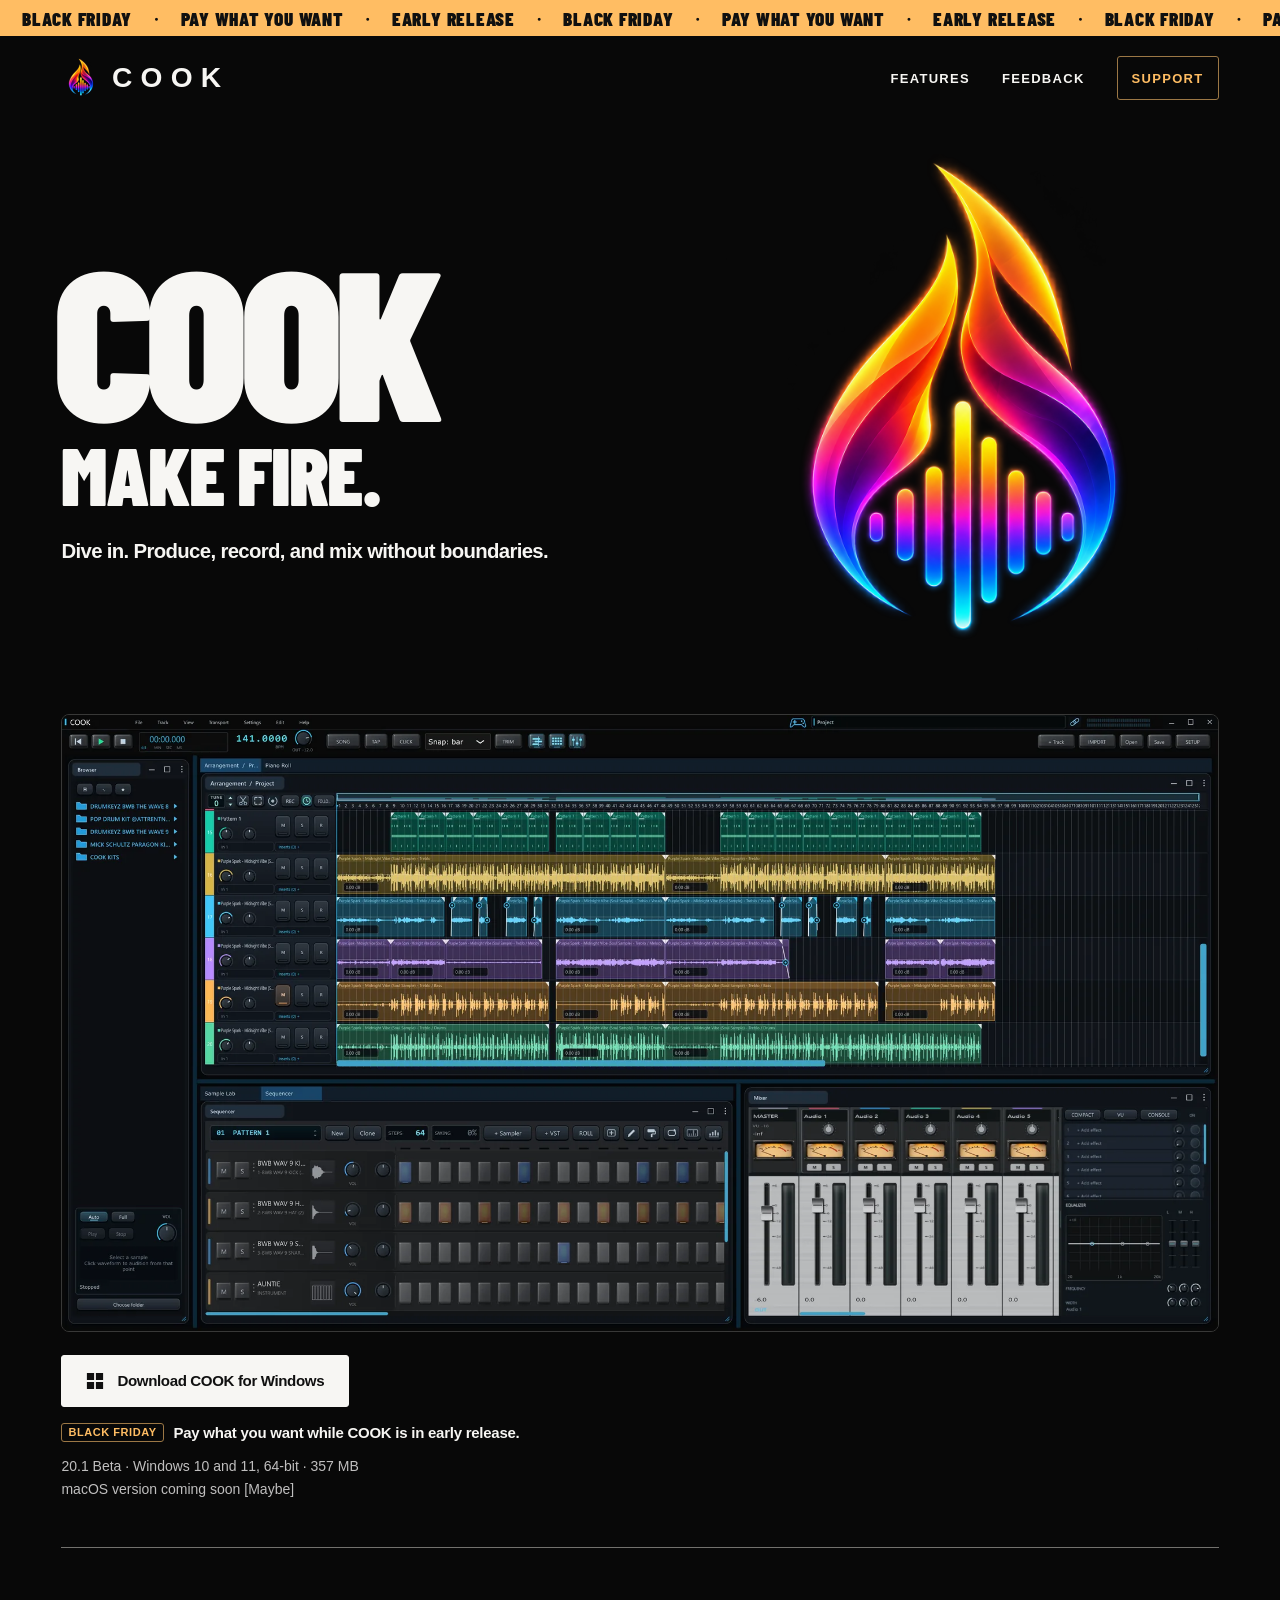
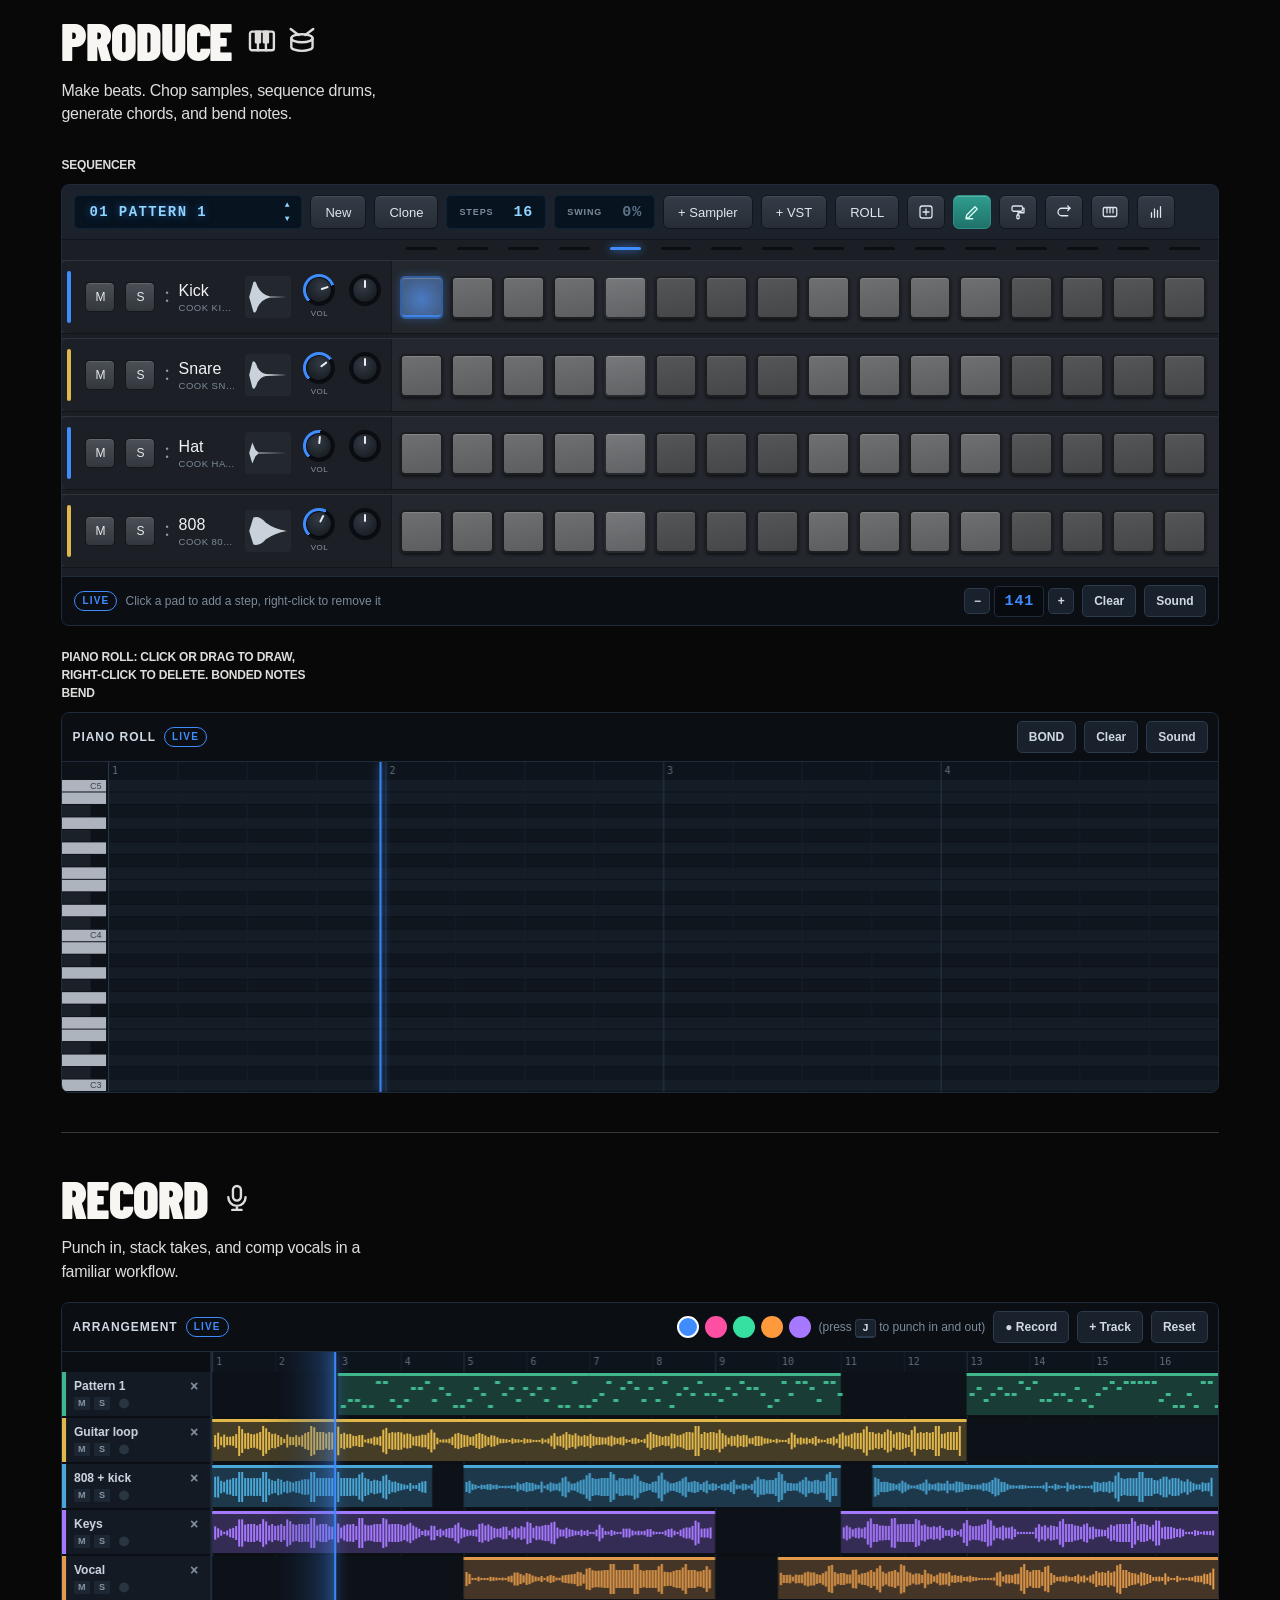
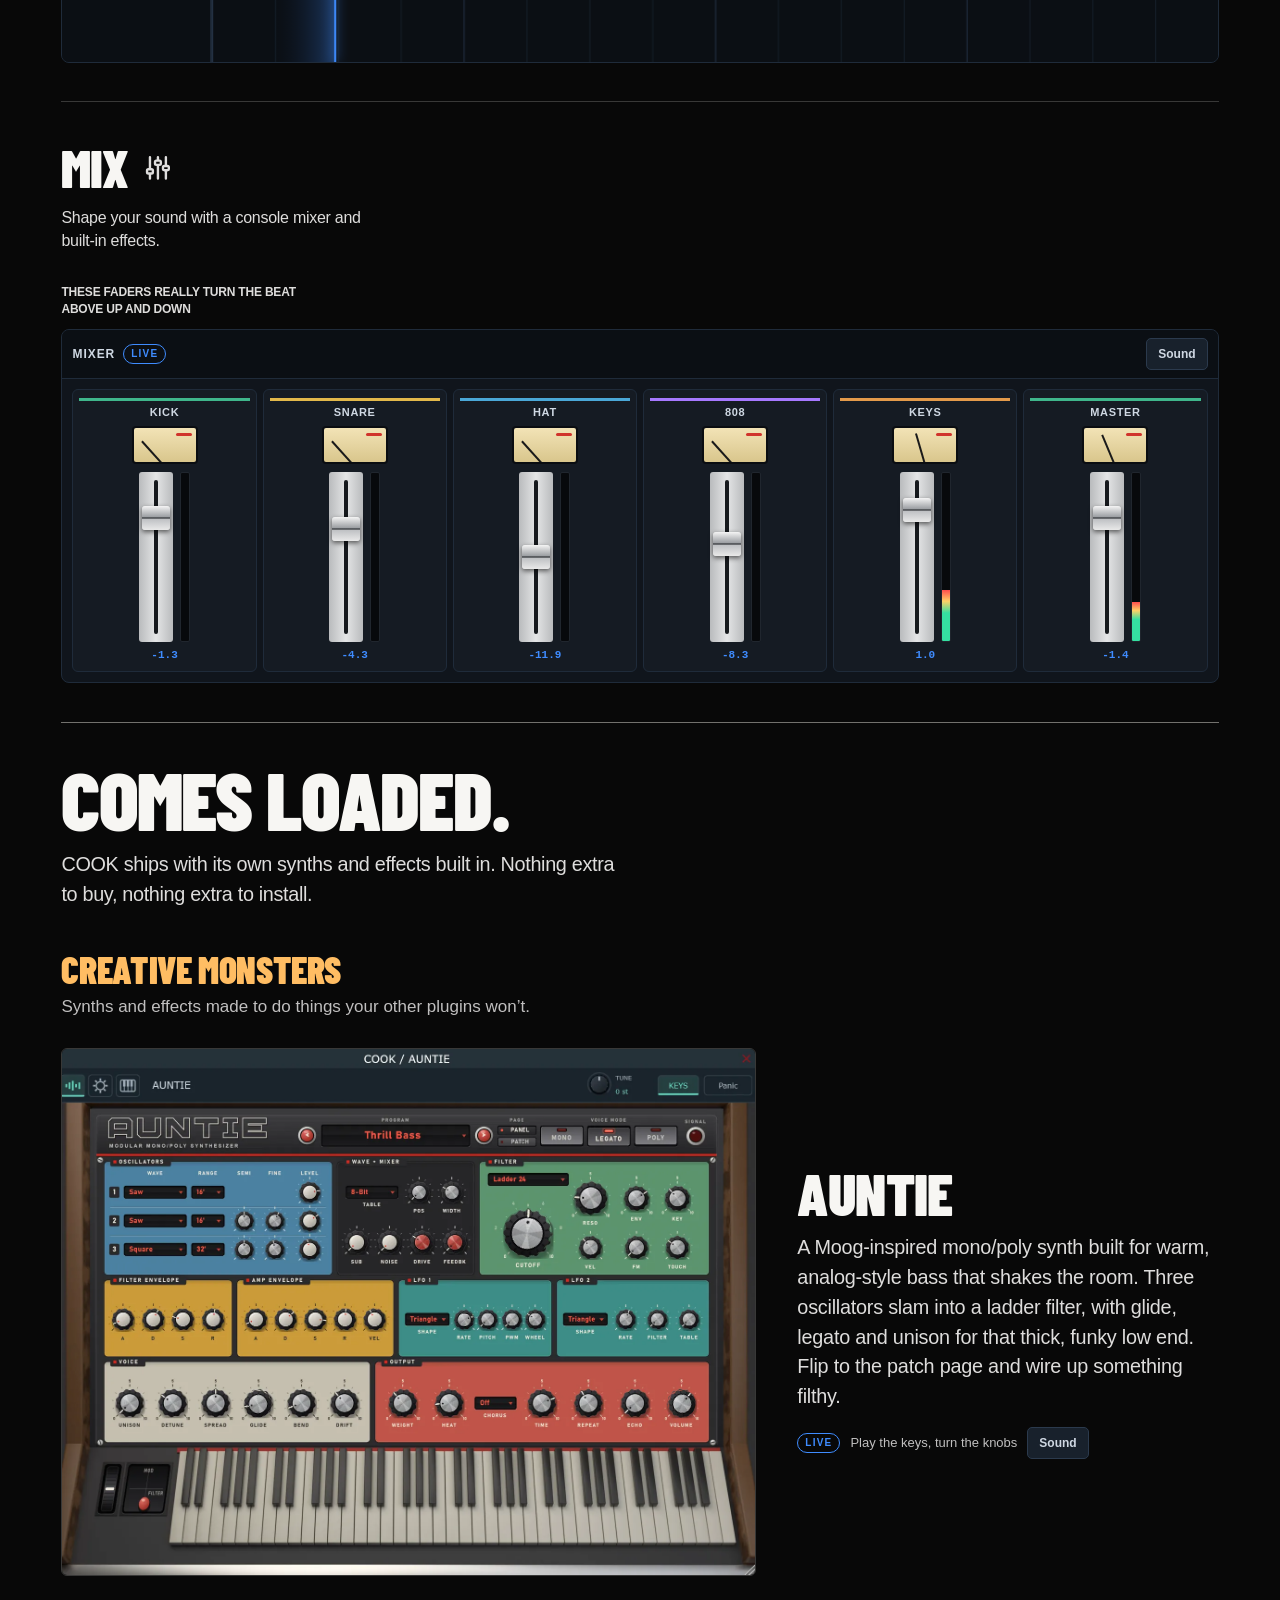
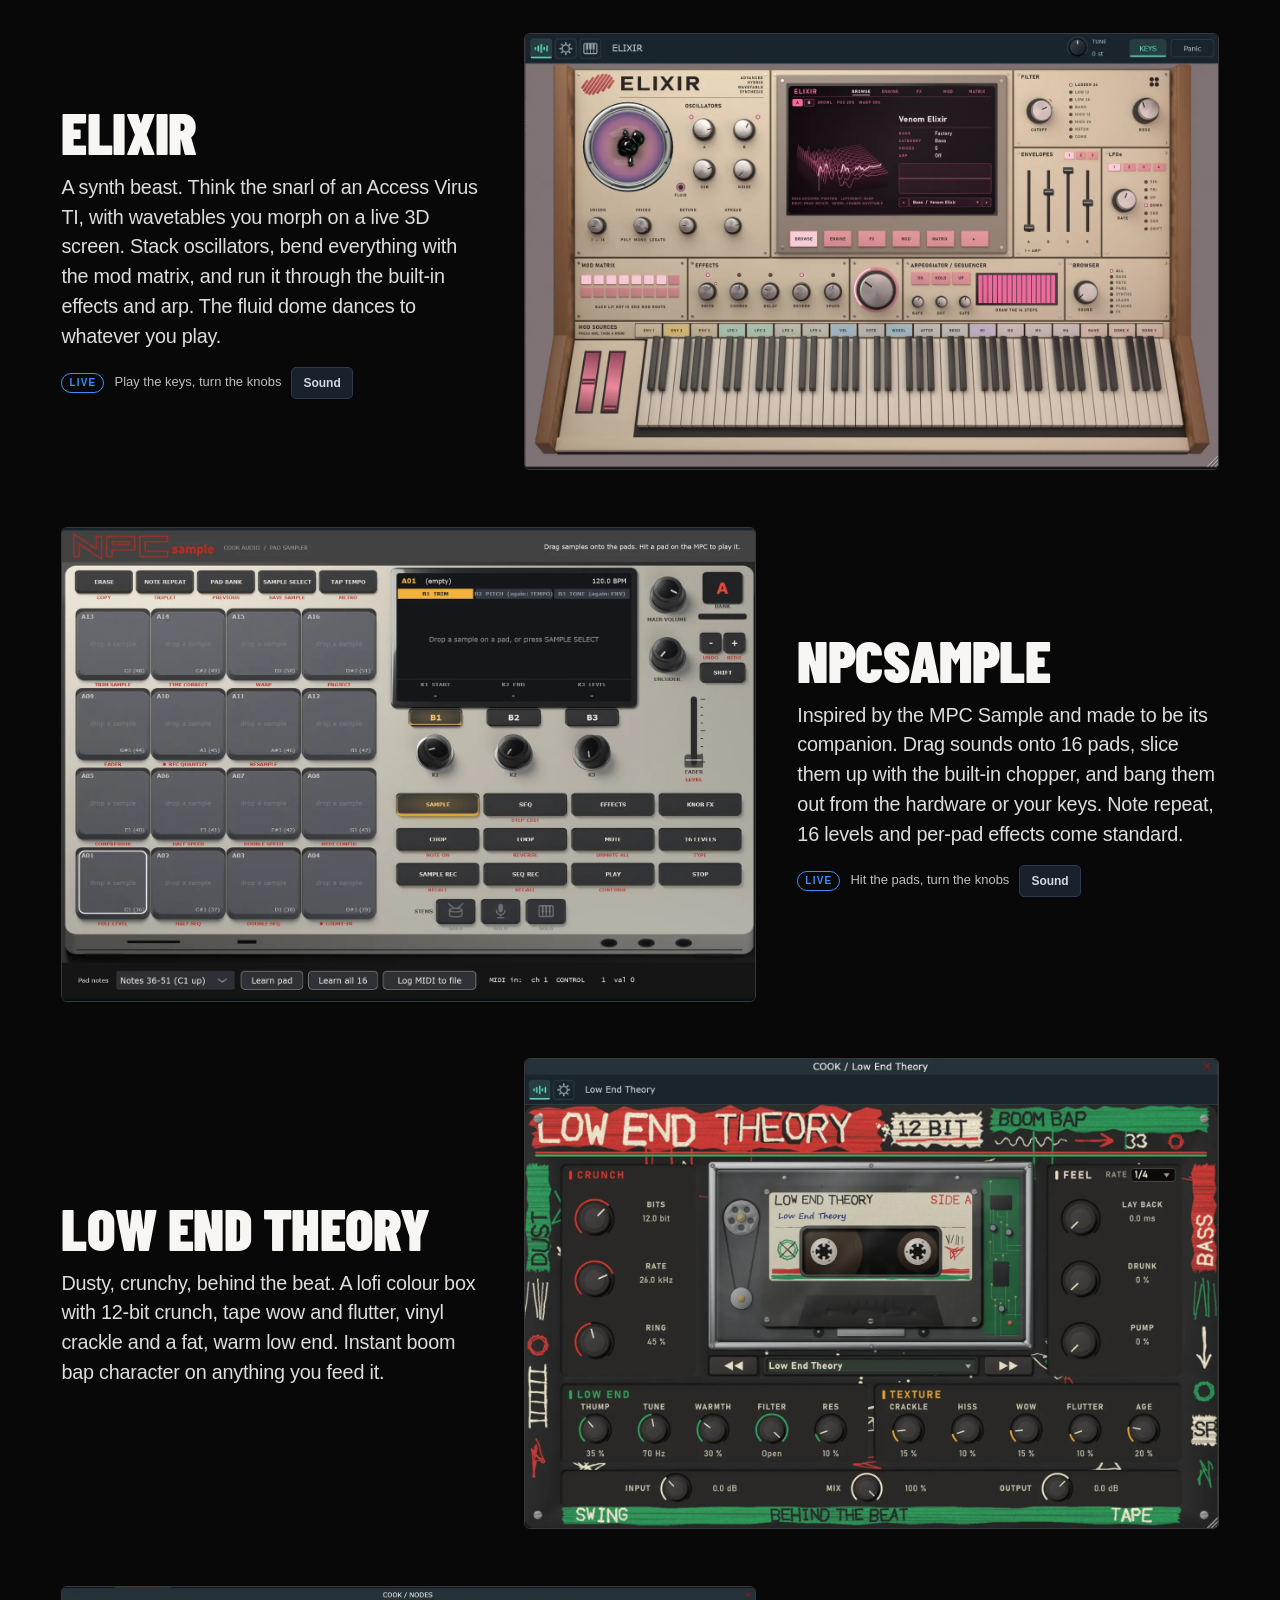
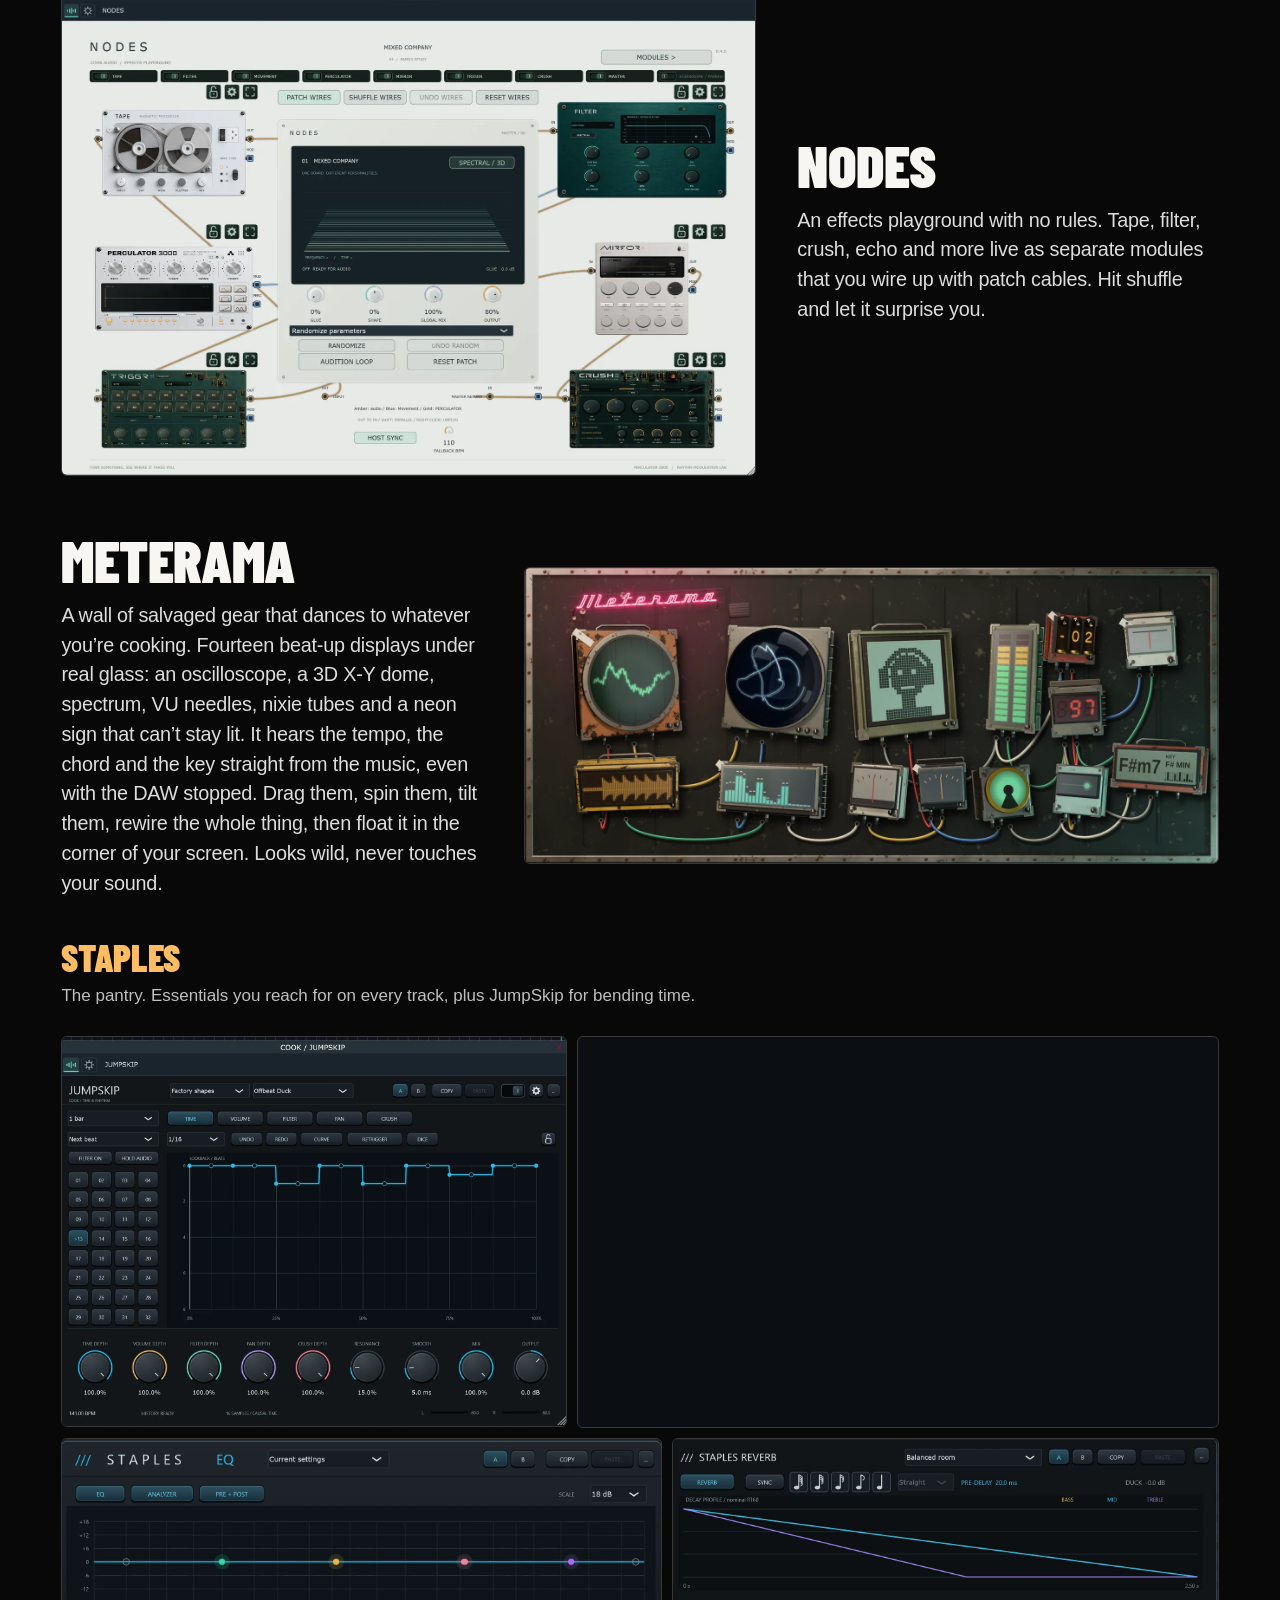
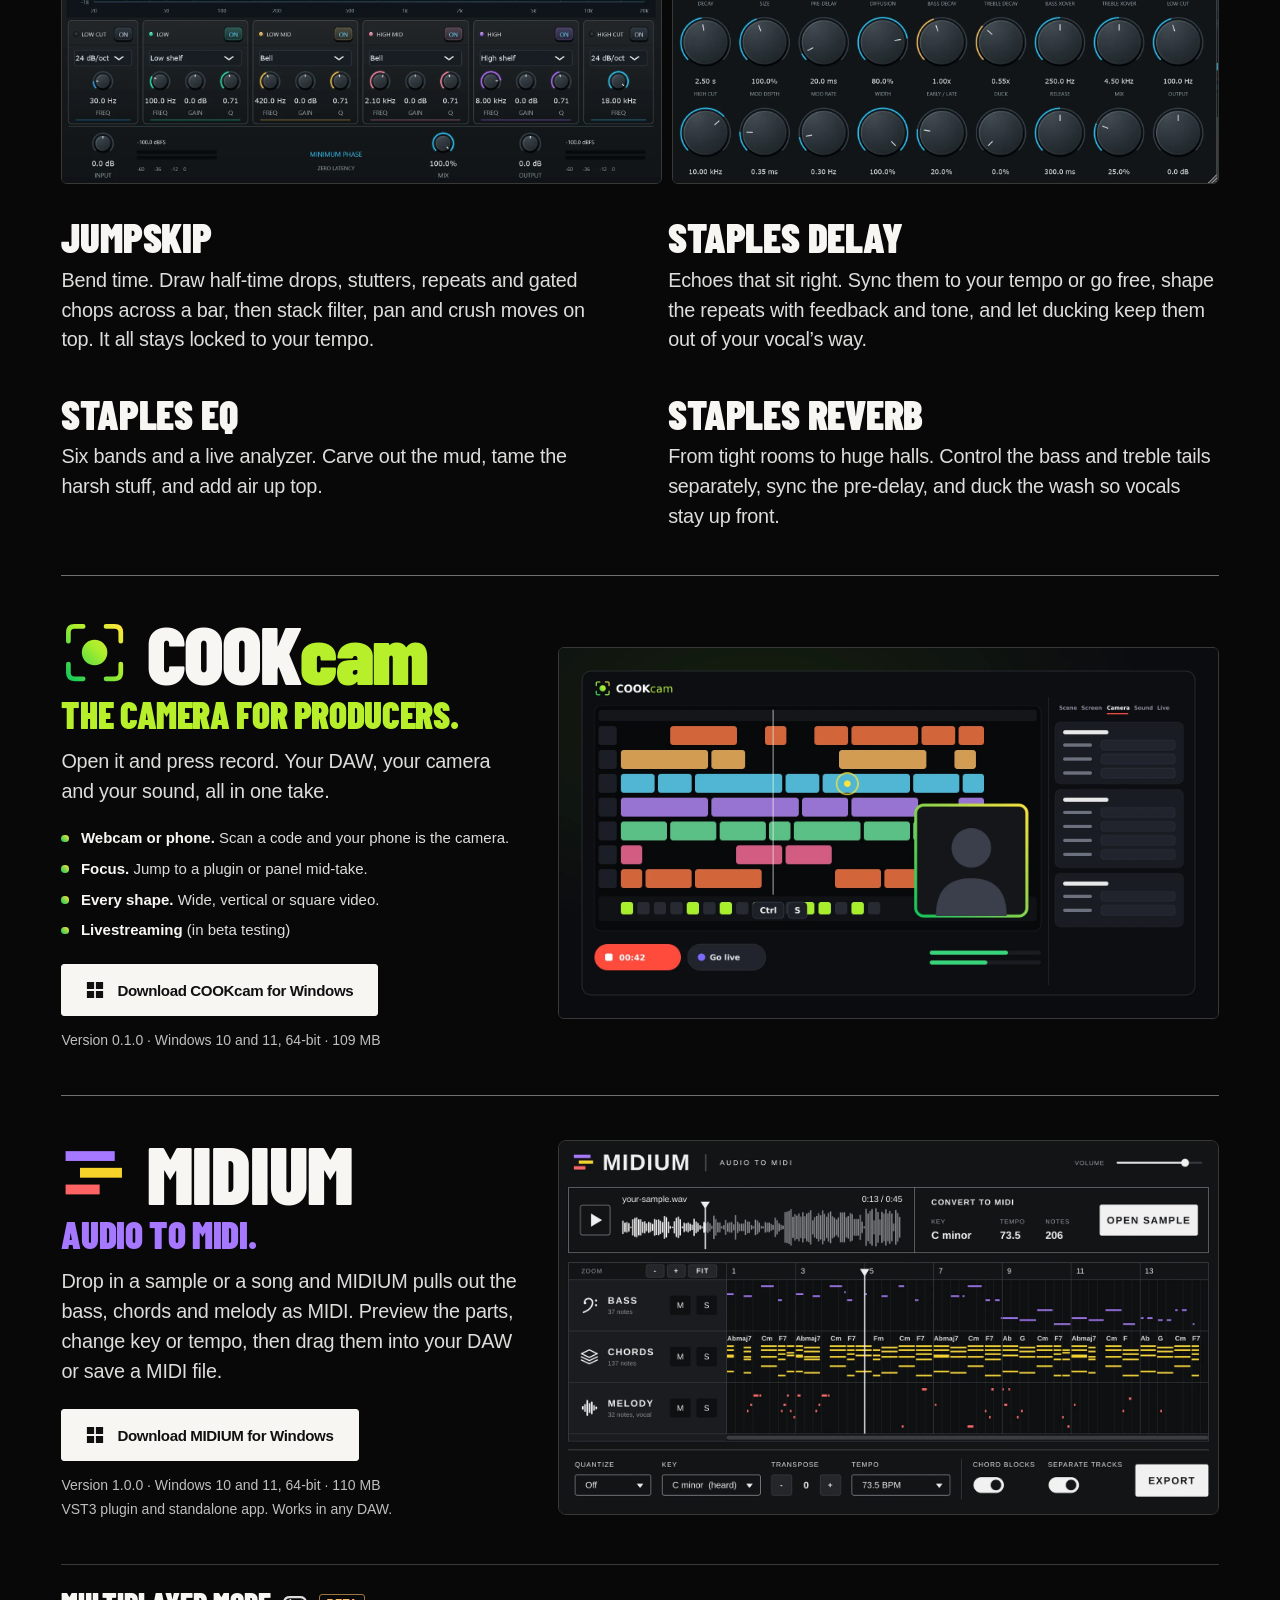
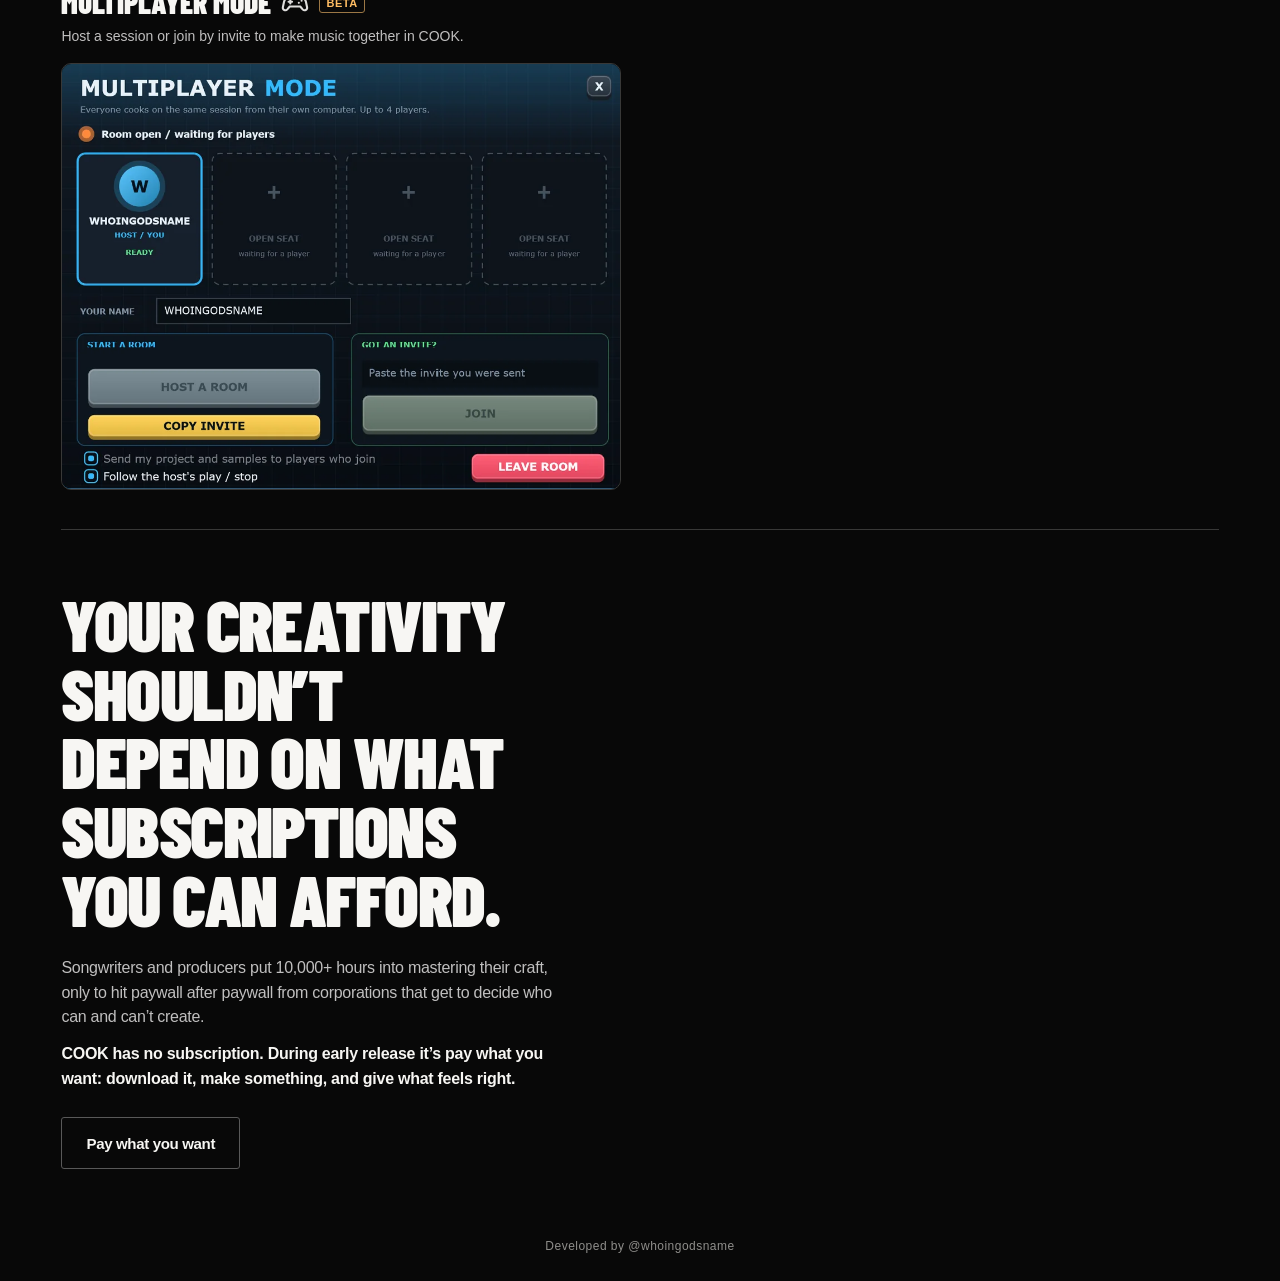
<file: index.html>
<!doctype html>
<html lang="en">
<head>
  <meta charset="utf-8">
  <meta name="viewport" content="width=device-width,initial-scale=1">
  <meta name="theme-color" content="#080808">
  <title>COOK — MAKE FIRE.</title>
  <meta name="description" content="Dive in. Produce, record, and mix without boundaries. Discover COOK, a digital audio workstation for Windows.">
  <meta property="og:title" content="COOK — MAKE FIRE.">
  <meta property="og:description" content="Dive in. Produce, record, and mix without boundaries.">
  <meta property="og:type" content="website">
  <link rel="icon" type="image/png" href="./assets/icon.png">
  <link rel="preload" as="font" type="font/ttf" href="./assets/barlow-condensed-black.ttf" crossorigin>
  <link rel="stylesheet" href="./styles.css">
  <link rel="stylesheet" href="./live.css">
</head>
<body>
  <a class="skip" href="#main">Skip to content</a>
  <a class="ticker" href="#download" aria-label="Black Friday: pay what you want while COOK is in early release">
    <div class="ticker-track" aria-hidden="true"><div class="ticker-half"><span>Black Friday</span><span class="dot">●</span><span>Pay what you want</span><span class="dot">●</span><span>Early release</span><span class="dot">●</span><span>Black Friday</span><span class="dot">●</span><span>Pay what you want</span><span class="dot">●</span><span>Early release</span><span class="dot">●</span><span>Black Friday</span><span class="dot">●</span><span>Pay what you want</span><span class="dot">●</span><span>Early release</span><span class="dot">●</span><span>Black Friday</span><span class="dot">●</span><span>Pay what you want</span><span class="dot">●</span><span>Early release</span><span class="dot">●</span><span>Black Friday</span><span class="dot">●</span><span>Pay what you want</span><span class="dot">●</span><span>Early release</span><span class="dot">●</span><span>Black Friday</span><span class="dot">●</span><span>Pay what you want</span><span class="dot">●</span><span>Early release</span><span class="dot">●</span><span>Black Friday</span><span class="dot">●</span><span>Pay what you want</span><span class="dot">●</span><span>Early release</span><span class="dot">●</span><span>Black Friday</span><span class="dot">●</span><span>Pay what you want</span><span class="dot">●</span><span>Early release</span><span class="dot">●</span></div><div class="ticker-half"><span>Black Friday</span><span class="dot">●</span><span>Pay what you want</span><span class="dot">●</span><span>Early release</span><span class="dot">●</span><span>Black Friday</span><span class="dot">●</span><span>Pay what you want</span><span class="dot">●</span><span>Early release</span><span class="dot">●</span><span>Black Friday</span><span class="dot">●</span><span>Pay what you want</span><span class="dot">●</span><span>Early release</span><span class="dot">●</span><span>Black Friday</span><span class="dot">●</span><span>Pay what you want</span><span class="dot">●</span><span>Early release</span><span class="dot">●</span><span>Black Friday</span><span class="dot">●</span><span>Pay what you want</span><span class="dot">●</span><span>Early release</span><span class="dot">●</span><span>Black Friday</span><span class="dot">●</span><span>Pay what you want</span><span class="dot">●</span><span>Early release</span><span class="dot">●</span><span>Black Friday</span><span class="dot">●</span><span>Pay what you want</span><span class="dot">●</span><span>Early release</span><span class="dot">●</span><span>Black Friday</span><span class="dot">●</span><span>Pay what you want</span><span class="dot">●</span><span>Early release</span><span class="dot">●</span></div></div>
  </a>
  <div class="page">
    <header>
      <a class="brand" href="#main" aria-label="COOK home"><img src="./assets/icon.png" width="38" height="38" alt="">COOK</a>
      <nav class="header-links" aria-label="Main navigation">
        <a class="nav-link" href="#features">Features</a>
        <a class="nav-link" href="./feedback/">Feedback</a>
        <a class="nav-link donate" id="donate" href="https://cash.app/$whoingodsname" rel="noopener">Support</a>
      </nav>
    </header>
    <main id="main">
      <section class="hero" aria-labelledby="headline">
        <div class="hero-copy">
          <h1 id="headline">COOK</h1>
          <p class="tagline">MAKE FIRE.</p>
          <p class="intro">Dive in. Produce, record, and mix without boundaries.</p>
        </div>
        <img class="hero-flame" src="./assets/cook-flame.png" width="1254" height="1254" fetchpriority="high" alt="" decoding="async">
      </section>
      <img class="shot shot-full" src="./assets/shot-full.webp?v=20" srcset="./assets/shot-full-1000.webp?v=20 1000w, ./assets/shot-full.webp?v=20 2000w" sizes="(max-width:1720px) 92vw, 1560px" width="2000" height="1066" decoding="async" alt="The full COOK window: arrangement with audio and pattern tracks, the step sequencer, and the console mixer">
      <div class="cta">
        <a class="download" id="download" href="https://downloads.cookaudio.app/COOK-20.1-Beta-Windows-x64-Full.exe">
          <svg width="18" height="18" viewBox="0 0 20 20" fill="currentColor" aria-hidden="true"><path d="M1 1h8v8H1zm10 0h8v8h-8zM1 11h8v8H1zm10 0h8v8h-8z"/></svg>
          Download COOK for Windows
        </a>
        <p class="release-note download-count" id="download-count" hidden><strong>33</strong> downloads and counting</p>
        <p class="promo"><span class="beta">Black Friday</span> Pay what you want while COOK is in early release.</p>
        <p class="release-note">20.1 Beta · Windows 10 and 11, 64-bit · 357 MB</p>
        <p class="release-note">macOS version coming soon [Maybe]</p>
      </div>
      <section class="features" id="features" aria-label="COOK features" tabindex="-1">
        <article><h2>Produce <span class="icons"><svg class="ico" viewBox="0 0 24 24" fill="none" stroke="currentColor" stroke-width="1.8" stroke-linecap="round" stroke-linejoin="round" aria-hidden="true" focusable="false"><rect x="3" y="5" width="18" height="14" rx="1.5"/><path d="M9 13v6M15 13v6"/><path d="M7.5 5h3v8h-3zM13.5 5h3v8h-3z" fill="currentColor"/></svg><svg class="ico" viewBox="0 0 24 24" fill="none" stroke="currentColor" stroke-width="1.8" stroke-linecap="round" stroke-linejoin="round" aria-hidden="true" focusable="false"><ellipse cx="12" cy="10" rx="8" ry="3"/><path d="M4 10v6.5c0 1.7 3.6 3 8 3s8-1.3 8-3V10"/><path d="M3.5 3l6 4.5M20.5 3l-6 4.5"/></svg></span></h2><p>Make beats. Chop samples, sequence drums, generate chords, and bend notes.</p><div class="shots"><p class="live-cap">Sequencer</p><div class="live" id="seq" data-owner="seq">
      <div class="sq-bar">
        <div class="sq-lcd"><span id="sqPat">01  PATTERN 1</span><span class="sq-chev"><button id="sqUp" aria-label="Next pattern">▲</button><button id="sqDn" aria-label="Previous pattern">▼</button></span></div>
        <button class="sq-b" id="sqNew">New</button>
        <span class="sq-b dead" aria-hidden="true">Clone</span>
        <div class="sq-steps">STEPS <b>16</b></div>
        <div class="sq-steps">SWING <b class="off">0%</b></div>
        <span class="sq-b dead" aria-hidden="true">+ Sampler</span>
        <span class="sq-b dead" aria-hidden="true">+ VST</span>
        <button class="sq-b" id="sqRoll">ROLL</button>
        <span class="sq-b ic dead " aria-hidden="true"><svg viewBox="0 0 24 24"><rect x="4" y="4" width="16" height="16" rx="3"/><path d="M12 8v8M8 12h8"/></svg></span>
        <span class="sq-b ic dead act" aria-hidden="true"><svg viewBox="0 0 24 24"><path d="M4 20l4-1L19 8l-3-3L5 16z"/><path d="M4 21h9"/></svg></span>
        <span class="sq-b ic dead " aria-hidden="true"><svg viewBox="0 0 24 24"><rect x="4" y="4" width="14" height="7" rx="2"/><path d="M18 7h2v6h-8v3"/><rect x="10.5" y="16" width="3" height="5" rx="1"/></svg></span>
        <span class="sq-b ic dead " aria-hidden="true"><svg viewBox="0 0 24 24"><path d="M17 4l3 3-3 3"/><path d="M20 7H9a5 5 0 000 10h8"/></svg></span>
        <span class="sq-b ic dead" aria-hidden="true"><svg viewBox="0 0 24 24"><rect x="3" y="6" width="18" height="12" rx="2"/><path d="M8 6v7M12 6v7M16 6v7"/></svg></span>
        <span class="sq-b ic dead " aria-hidden="true"><svg viewBox="0 0 24 24"><path d="M6 19v-6M10 19V8M14 19v-9M18 19V5"/></svg></span>
      </div>
      <div class="seq-rows" id="seqRows"></div>
      <div class="sq-foot">
        <span class="sp"><span class="pill" data-pill>Live</span> Click a pad to add a step, right-click to remove it</span>
        <span class="tempo"><button class="btn" id="bpmDn" aria-label="Tempo down">−</button><span class="lcd" id="bpm">141</span><button class="btn" id="bpmUp" aria-label="Tempo up">+</button></span>
        <button class="btn" id="seqClear">Clear</button>
        <button class="btn snd" data-snd="seq">Sound</button>
      </div>
    </div><p class="live-cap">Piano Roll: click or drag to draw, right-click to delete. Bonded notes bend</p><div class="live" id="pr" data-owner="pr">
      <div class="bar">
        <span class="title">Piano Roll <span class="pill" data-pill>Live</span></span>
        <button class="btn" id="prBond" aria-pressed="false" title="When on, a note you draw where another note ends is bonded to it and the sound bends into it">BOND</button>
        <button class="btn" id="prClear">Clear</button>
        <button class="btn snd" data-snd="pr">Sound</button>
      </div>
      <canvas id="prCv" aria-label="Live piano roll. Notes are added one at a time. Click to add your own."></canvas>
    </div></div></article>
        <article><h2>Record <span class="icons"><svg class="ico" viewBox="0 0 24 24" fill="none" stroke="currentColor" stroke-width="1.8" stroke-linecap="round" stroke-linejoin="round" aria-hidden="true" focusable="false"><rect x="9" y="3" width="6" height="11" rx="3"/><path d="M5.5 11.5a6.5 6.5 0 0 0 13 0M12 18v3M8.5 21h7"/></svg></span></h2><p>Punch in, stack takes, and comp vocals in a familiar workflow.</p><div class="shots"><div class="live" id="hero" data-owner="hero">
      <div class="bar">
        <span class="title">Arrangement <span class="pill" data-pill>Live</span></span>
        <span class="swatches" id="swatches" role="group" aria-label="Theme colour"></span>
        <span class="jhint">(press <kbd>J</kbd> to punch in and out)</span>
        <button class="btn rec" id="recBtn">● Record</button>
        <button class="btn" id="addBtn">+ Track</button>
        <button class="btn" id="resetBtn">Reset</button>
      </div>
      <canvas id="heroCv" aria-label="Live COOK arrangement: tracks are recorded, removed and recoloured. Click the × on a track to remove it."></canvas>
    </div></div></article>
        <article><h2>Mix <span class="icons"><svg class="ico" viewBox="0 0 24 24" fill="none" stroke="currentColor" stroke-width="1.8" stroke-linecap="round" stroke-linejoin="round" aria-hidden="true" focusable="false"><path d="M6 4v16M12 4v16M18 4v16"/><rect class="knob" x="3.8" y="13" width="4.4" height="3.2" rx="1"/><rect class="knob" x="9.8" y="6.5" width="4.4" height="3.2" rx="1"/><rect class="knob" x="15.8" y="10.5" width="4.4" height="3.2" rx="1"/></svg></span></h2><p>Shape your sound with a console mixer and built-in effects.</p><div class="shots"><p class="live-cap">These faders really turn the beat above up and down</p><div class="live" id="mix" data-owner="seq">
      <div class="bar">
        <span class="title">Mixer <span class="pill" data-pill>Live</span></span>
        <button class="btn snd" data-snd="seq">Sound</button>
      </div>
      <div class="strips" id="strips"></div>
    </div></div></article>
      </section>
      <section class="plugins" id="plugins" aria-labelledby="plugins-title" tabindex="-1">
        <h2 id="plugins-title">Comes loaded.</h2>
        <p class="plugins-intro">COOK ships with its own synths and effects built in. Nothing extra to buy, nothing extra to install.</p>
        <h3>Creative monsters</h3>
        <p class="group-note">Synths and effects made to do things your other plugins won’t.</p>
        <div class="plugin-grid">
          <figure><a class="zoom" href="./assets/plugin-auntie.webp" target="_blank" rel="noopener" aria-label="Open the full-size image"><img class="shot" src="./assets/plugin-auntie.webp" width="1496" height="1137" loading="lazy" decoding="async" alt="The AUNTIE synth with colour-blocked oscillator, filter and envelope panels above a keyboard"></a><figcaption><strong>AUNTIE</strong> A Moog-inspired mono/poly synth built for warm, analog-style bass that shakes the room. Three oscillators slam into a ladder filter, with glide, legato and unison for that thick, funky low end. Flip to the patch page and wire up something filthy.</figcaption></figure>
          <figure><a class="zoom" href="./assets/plugin-elixir.webp" target="_blank" rel="noopener" aria-label="Open the full-size image"><img class="shot" src="./assets/plugin-elixir.webp" width="1600" height="1006" loading="lazy" decoding="async" alt="The ELIXIR synth, a cream retro keyboard with a central screen and pink buttons"></a><figcaption><strong>ELIXIR</strong> A synth beast. Think the snarl of an Access Virus TI, with wavetables you morph on a live 3D screen. Stack oscillators, bend everything with the mod matrix, and run it through the built-in effects and arp. The fluid dome dances to whatever you play.</figcaption></figure>
          <figure><a class="zoom" href="./assets/plugin-npc.webp" target="_blank" rel="noopener" aria-label="Open the full-size image"><img class="shot" src="./assets/plugin-npc.webp" width="1600" height="1093" loading="lazy" decoding="async" alt="The NPCsample pad sampler with sixteen pads, a screen and knobs"></a><figcaption><strong>NPCsample</strong> Inspired by the MPC Sample and made to be its companion. Drag sounds onto 16 pads, slice them up with the built-in chopper, and bang them out from the hardware or your keys. Note repeat, 16 levels and per-pad effects come standard.</figcaption></figure>
          <figure><a class="zoom" href="./assets/plugin-let.webp" target="_blank" rel="noopener" aria-label="Open the full-size image"><img class="shot" src="./assets/plugin-let.webp" width="1600" height="1083" loading="lazy" decoding="async" alt="The Low End Theory plugin with a cassette deck window and graffiti-style artwork"></a><figcaption><strong>Low End Theory</strong> Dusty, crunchy, behind the beat. A lofi colour box with 12-bit crunch, tape wow and flutter, vinyl crackle and a fat, warm low end. Instant boom bap character on anything you feed it.</figcaption></figure>
          <figure><a class="zoom" href="./assets/plugin-nodes.webp" target="_blank" rel="noopener" aria-label="Open the full-size image"><img class="shot" src="./assets/plugin-nodes.webp" width="1600" height="1127" loading="lazy" decoding="async" alt="The NODES effects plugin with tape, filter and crush modules joined by patch cables"></a><figcaption><strong>NODES</strong> An effects playground with no rules. Tape, filter, crush, echo and more live as separate modules that you wire up with patch cables. Hit shuffle and let it surprise you.</figcaption></figure>
          <figure><a class="zoom" href="./assets/plugin-meterama.webp?v=2" target="_blank" rel="noopener" aria-label="Open the full-size image"><img class="shot" src="./assets/plugin-meterama.webp?v=2" width="1600" height="680" loading="lazy" decoding="async" alt="The Meterama plugin, a dark metal plate covered in worn scopes, meters and tubes wired together under a pink neon sign"></a><figcaption><strong>Meterama</strong> A wall of salvaged gear that dances to whatever you’re cooking. Fourteen beat-up displays under real glass: an oscilloscope, a 3D X-Y dome, spectrum, VU needles, nixie tubes and a neon sign that can’t stay lit. It hears the tempo, the chord and the key straight from the music, even with the DAW stopped. Drag them, spin them, tilt them, rewire the whole thing, then float it in the corner of your screen. Looks wild, never touches your sound.</figcaption></figure>
        </div>
        <h3>Staples</h3>
        <p class="group-note">The pantry. Essentials you reach for on every track, plus JumpSkip for bending time.</p>
        <div class="pantry">
          <div class="pantry-row"><a class="zoom" style="flex:1.294" href="./assets/plugin-jumpskip.webp" target="_blank" rel="noopener" aria-label="Open the full-size image"><img class="shot" src="./assets/plugin-jumpskip.webp" width="1600" height="1236" loading="lazy" decoding="async" alt="The JumpSkip plugin with preset slots and a drawn time curve"></a><a class="zoom" style="flex:1.644" href="./assets/plugin-delay.webp" target="_blank" rel="noopener" aria-label="Open the full-size image"><img class="shot" src="./assets/plugin-delay.webp" width="1328" height="808" loading="lazy" decoding="async" alt="The Staples Delay plugin"></a></div>
          <div class="pantry-row"><a class="zoom" style="flex:1.741" href="./assets/plugin-eq.webp" target="_blank" rel="noopener" aria-label="Open the full-size image"><img class="shot" src="./assets/plugin-eq.webp" width="1600" height="919" loading="lazy" decoding="async" alt="The Staples EQ plugin with a six-band curve"></a><a class="zoom" style="flex:1.582" href="./assets/plugin-reverb.webp" target="_blank" rel="noopener" aria-label="Open the full-size image"><img class="shot" src="./assets/plugin-reverb.webp" width="1566" height="990" loading="lazy" decoding="async" alt="The Staples Reverb plugin with a decay profile graph"></a></div>
        </div>
        <div class="pantry-list">
          <p><strong>JumpSkip</strong> Bend time. Draw half-time drops, stutters, repeats and gated chops across a bar, then stack filter, pan and crush moves on top. It all stays locked to your tempo.</p>
          <p><strong>Staples Delay</strong> Echoes that sit right. Sync them to your tempo or go free, shape the repeats with feedback and tone, and let ducking keep them out of your vocal’s way.</p>
          <p><strong>Staples EQ</strong> Six bands and a live analyzer. Carve out the mud, tame the harsh stuff, and add air up top.</p>
          <p><strong>Staples Reverb</strong> From tight rooms to huge halls. Control the bass and treble tails separately, sync the pre-delay, and duck the wash so vocals stay up front.</p>
        </div>
      </section>
    <section class="cookcam" id="cookcam" aria-labelledby="cookcam-title" tabindex="-1">
        <div class="cookcam-copy">
          <h2 id="cookcam-title"><svg class="cookcam-mark" viewBox="0 0 200 200" aria-hidden="true" focusable="false"><defs><linearGradient id="cookcam-g" gradientUnits="userSpaceOnUse" x1="20" y1="180" x2="180" y2="20"><stop offset="0" stop-color="#10c95c"/><stop offset=".55" stop-color="#a8ee2c"/><stop offset="1" stop-color="#ffe53a"/></linearGradient></defs><path d="M22 66 V40 Q22 22 40 22 H66 M134 22 H160 Q178 22 178 40 V66 M178 134 V160 Q178 178 160 178 H134 M66 178 H40 Q22 178 22 160 V134" fill="none" stroke="url(#cookcam-g)" stroke-width="14" stroke-linecap="round"/><circle cx="100" cy="100" r="38" fill="url(#cookcam-g)"/></svg><span>COOK<i>cam</i></span></h2>
          <p class="cookcam-tag">The camera for producers.</p>
          <p class="cookcam-intro">Open it and press record. Your DAW, your camera and your sound, all in one take.</p>
          <ul class="cookcam-list">
            <li><strong>Webcam or phone.</strong> Scan a code and your phone is the camera.</li>
            <li><strong>Focus.</strong> Jump to a plugin or panel mid-take.</li>
            <li><strong>Every shape.</strong> Wide, vertical or square video.</li>
            <li><strong>Livestreaming</strong> (in beta testing)</li>
          </ul>
          <a class="download cookcam-get" href="https://downloads.cookaudio.app/COOKcam-Setup-0.1.0.exe">
            <svg width="18" height="18" viewBox="0 0 20 20" fill="currentColor" aria-hidden="true"><path d="M1 1h8v8H1zm10 0h8v8h-8zM1 11h8v8H1zm10 0h8v8h-8z"/></svg>
            Download COOKcam for Windows
          </a>
          <p class="release-note">Version 0.1.0 · Windows 10 and 11, 64-bit · 109 MB</p>
        </div>
        <a class="zoom" href="./assets/cookcam.webp" target="_blank" rel="noopener" aria-label="Open the full-size image"><img class="shot" src="./assets/cookcam.webp" width="1600" height="900" loading="lazy" decoding="async" alt="An illustration of the COOKcam window: a DAW arrangement on screen with a camera box in the corner, the keys being pressed, a record timer and the settings panel"></a>
      </section>
    <section class="midium" id="midium" aria-labelledby="midium-title" tabindex="-1">
        <style>
          .midium{border-top:1px solid #72716d;padding:clamp(28px,3vw,52px) 0 clamp(30px,3.4vw,60px);scroll-margin-top:16px;display:grid;grid-template-columns:minmax(0,1fr) minmax(0,1.45fr);gap:clamp(22px,3.2vw,60px);align-items:center}
          .midium h2{display:flex;align-items:center;gap:.24em;margin:0;font:900 clamp(46px,6.4vw,112px)/.92 var(--display);letter-spacing:-.012em;text-transform:none}
          .midium-mark{width:.8em;height:.8em;flex:none}
          .midium-tag{margin:6px 0 0;font:900 clamp(28px,2.9vw,48px)/1 var(--display);text-transform:uppercase;letter-spacing:-.01em;color:#a678ff}
          .midium-intro{margin:14px 0 0;max-width:46ch;font-size:clamp(18px,1.55vw,25px);line-height:1.5;color:#dedddc;letter-spacing:-.012em}
          .midium .download{margin-top:clamp(18px,1.8vw,30px)}
          .midium .zoom{order:0;min-width:0}
          .midium .shot{max-width:none;margin:0;border-radius:8px}
          @media(max-width:820px){.midium{grid-template-columns:1fr;gap:18px}.midium .zoom{order:-1}.midium h2{font-size:clamp(44px,12vw,64px)}}
        </style>
        <div class="midium-copy">
          <h2 id="midium-title"><svg class="midium-mark" viewBox="0 0 200 200" aria-hidden="true" focusable="false"><rect x="14" y="34" width="150" height="30" fill="#a678ff"/><rect x="58" y="85" width="128" height="30" fill="#f7d42a"/><rect x="14" y="136" width="104" height="30" fill="#ff6464"/></svg><span>MIDIUM</span></h2>
          <p class="midium-tag">Audio to MIDI.</p>
          <p class="midium-intro">Drop in a sample or a song and MIDIUM pulls out the bass, chords and melody as MIDI. Preview the parts, change key or tempo, then drag them into your DAW or save a MIDI file.</p>
          <a class="download midium-get" href="https://downloads.cookaudio.app/MIDIUM-1.0.0-Setup.exe">
            <svg width="18" height="18" viewBox="0 0 20 20" fill="currentColor" aria-hidden="true"><path d="M1 1h8v8H1zm10 0h8v8h-8zM1 11h8v8H1zm10 0h8v8h-8z"/></svg>
            Download MIDIUM for Windows
          </a>
          <p class="release-note">Version 1.0.0 · Windows 10 and 11, 64-bit · 110 MB</p>
          <p class="release-note">VST3 plugin and standalone app. Works in any DAW.</p>
        </div>
        <a class="zoom" href="./assets/midium.webp" target="_blank" rel="noopener" aria-label="Open the full-size image"><img class="shot" src="./assets/midium.webp" width="1600" height="906" loading="lazy" decoding="async" alt="The MIDIUM window: a sample's waveform on top, then bass, chords and melody as coloured notes on a bar line with mute and solo buttons, and key, tempo and export controls along the bottom"></a>
      </section>
</main>
    <footer class="multiplayer">
      <h2>MULTIPLAYER MODE <span class="icons"><svg class="ico" viewBox="0 0 24 24" fill="none" stroke="currentColor" stroke-width="1.8" stroke-linecap="round" stroke-linejoin="round" aria-hidden="true" focusable="false"><path d="M7.5 7h9a5 5 0 0 1 4.9 4l1 4.6a2.2 2.2 0 0 1-3.8 1.9L16.5 15h-9l-2.1 2.5a2.2 2.2 0 0 1-3.8-1.9l1-4.6a5 5 0 0 1 4.9-4z"/><path d="M8 9.5v3M6.5 11h3"/><circle cx="15.3" cy="11.9" r=".9" fill="currentColor" stroke="none"/><circle cx="17.7" cy="10.1" r=".9" fill="currentColor" stroke="none"/></svg></span> <span class="beta">Beta</span></h2>
      <p>Host a session or join by invite to make music together in COOK.</p>
      <img class="shot" src="./assets/shot-multiplayer.webp" width="1000" height="762" loading="lazy" decoding="async" alt="The Multiplayer Mode room screen with four player seats">
    </footer>
    <section class="about" id="about" aria-labelledby="about-title">
      <h2 id="about-title">Your creativity shouldn’t depend on what subscriptions you can afford.</h2>
      <p>Songwriters and producers put 10,000+ hours into mastering their craft, only to hit paywall after paywall from corporations that get to decide who can and can’t create.</p>
      <p class="about-offer">COOK has no subscription. During early release it’s pay what you want: download it, make something, and give what feels right.</p>
      <a class="download ghost donate-open" href="https://cash.app/$whoingodsname" rel="noopener">Pay what you want</a>
    </section>
    <p class="credit">Developed by <a href="https://www.instagram.com/whoingodsname/" rel="noopener">@whoingodsname</a></p>
  </div>
  <dialog id="donate-dialog" aria-labelledby="donate-title" aria-describedby="donate-text">
    <form method="dialog">
      <h2 id="donate-title">Keep the stove on</h2>
      <p id="donate-text">COOK is built by one person, not a corporation. If it helps you make something, send what feels right.</p>
      <img class="qr" src="./assets/cashapp-qr.svg" width="220" height="220" alt="QR code that opens Cash App for $whoingodsname">
      <p class="cashtag">$whoingodsname</p>
      <div class="donate-actions">
        <a class="download" href="https://cash.app/$whoingodsname" rel="noopener">Open Cash App</a>
        <button class="dismiss ghost" autofocus>Close</button>
      </div>
    </form>
  </dialog>
  <script src="./donate.js" defer></script>
  <script src="./counter.js" defer></script>
  <script src="./live.js" defer></script>
</body>
</html>
</file>
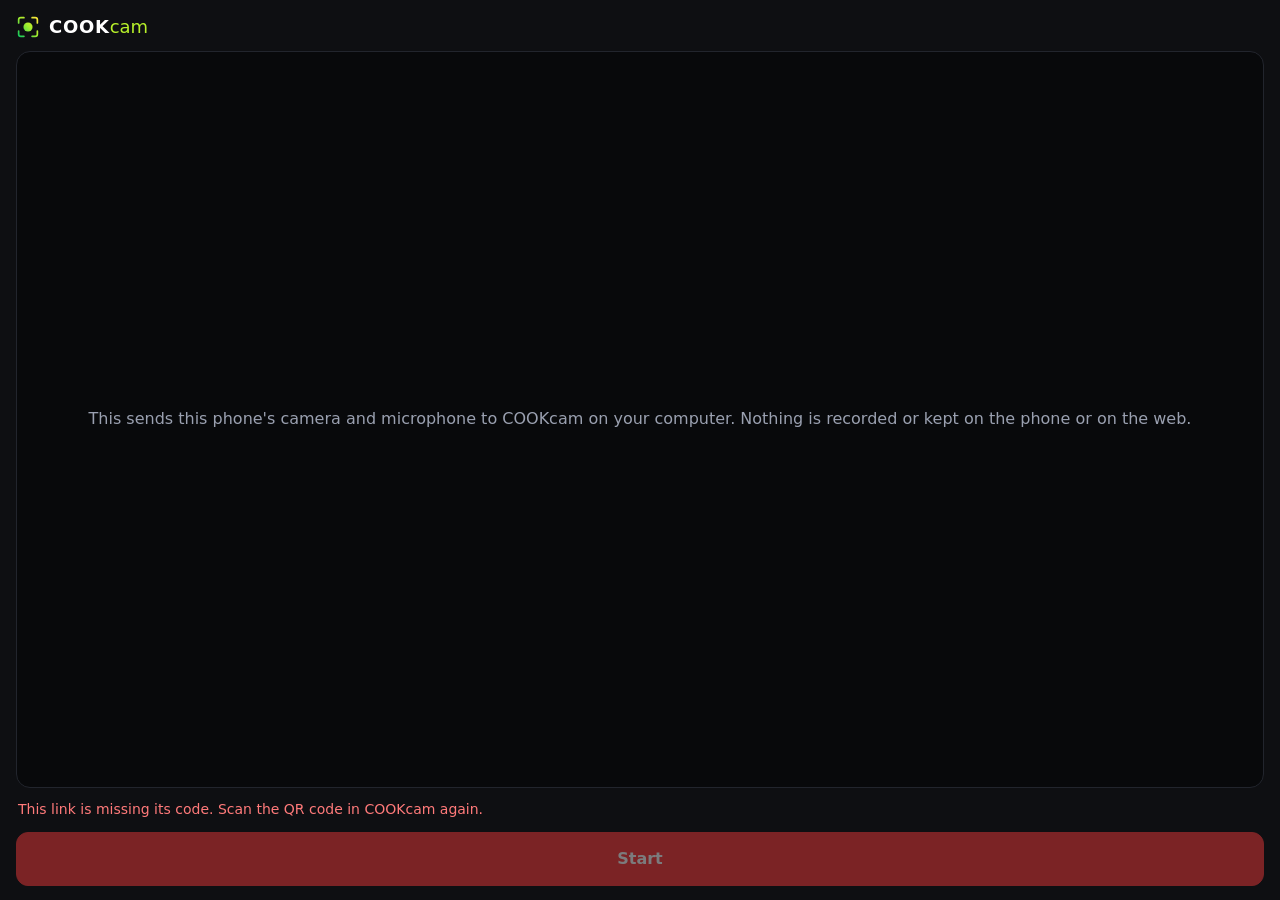
<file: cam/index.html>
<!DOCTYPE html>
<html lang="en">
<head>
<meta charset="utf-8">
<meta name="viewport" content="width=device-width, initial-scale=1, viewport-fit=cover">
<meta name="robots" content="noindex">
<meta name="apple-mobile-web-app-capable" content="yes">
<meta name="theme-color" content="#0e0f12">
<title>COOKcam phone camera</title>
<style>
  * { box-sizing: border-box; -webkit-tap-highlight-color: transparent; }
  html, body { margin: 0; height: 100%; background: #0e0f12; color: #e8e9ee; font: 16px/1.4 -apple-system, "Segoe UI", system-ui, sans-serif; }
  body { display: flex; flex-direction: column; padding: env(safe-area-inset-top) 16px calc(env(safe-area-inset-bottom) + 14px); }
  header { display: flex; align-items: center; gap: 9px; padding: 14px 0 12px; font-size: 18px; font-weight: 500; color: #b7f02a; }
  header b { font-weight: 800; color: #fff; letter-spacing: .04em; }
  header .mark { width: 24px; height: 24px; }
  header i { width: 10px; height: 10px; border-radius: 50%; background: #ff3d3d; box-shadow: 0 0 10px #ff3d3d99; }
  #view { flex: 1; min-height: 0; background: #08090b; border: 1px solid #22252d; border-radius: 14px; overflow: hidden; display: flex; align-items: center; justify-content: center; }
  video { width: 100%; height: 100%; object-fit: contain; }
  video.front { transform: scaleX(-1); }
  #hint { padding: 0 22px; text-align: center; color: #9aa0b0; }
  #status { min-height: 44px; padding: 12px 2px 10px; color: #9aa0b0; font-size: 14px; }
  #status.ok { color: #38d67a; } #status.bad { color: #ff7a7a; }
  .row { display: flex; gap: 10px; }
  button { flex: 1; font: inherit; font-weight: 700; color: #e8e9ee; background: #23262f; border: 1px solid #323641; border-radius: 12px; padding: 15px 10px; }
  button.go { background: #ff3d3d; border-color: #ff3d3d; color: #fff; }
  button:disabled { opacity: .45; }
  [hidden] { display: none !important; }
</style>
</head>
<body>
<header><svg class="mark" viewBox="0 0 200 200" aria-hidden="true"><defs><linearGradient id="g" gradientUnits="userSpaceOnUse" x1="20" y1="180" x2="180" y2="20"><stop offset="0" stop-color="#10c95c"/><stop offset=".55" stop-color="#a8ee2c"/><stop offset="1" stop-color="#ffe53a"/></linearGradient></defs><path d="M22 66 V40 Q22 22 40 22 H66 M134 22 H160 Q178 22 178 40 V66 M178 134 V160 Q178 178 160 178 H134 M66 178 H40 Q22 178 22 160 V134" fill="none" stroke="url(#g)" stroke-width="14" stroke-linecap="round"/><circle cx="100" cy="100" r="38" fill="url(#g)"/></svg><span><b>COOK</b>cam</span></header>
<div id="view">
  <p id="hint">This sends this phone's camera and microphone to COOKcam on your computer. Nothing is recorded or kept on the phone or on the web.</p>
  <video id="video" playsinline muted autoplay hidden></video>
</div>
<div id="status">Tap Start, then allow the camera and microphone.</div>
<div class="row">
  <button id="start" class="go">Start</button>
  <button id="flip" hidden>Flip camera</button>
  <button id="mic" hidden>Mic on</button>
</div>
<script>
(() => {
  const $ = (id) => document.getElementById(id);
  const local = location.protocol === 'file:' || location.hostname === 'localhost' || location.hostname === '127.0.0.1';
  const query = new URLSearchParams(location.search);
  // The room number comes after the # so it is never sent to the website itself.
  const room = (/r=([0-9a-f]{32})/.exec(location.hash) || [])[1];
  const server = (local && query.get('server')) || 'wss://rooms.cookaudio.app';
  let ws = null, pc = null, stream = null, facing = 'user', micOn = true, hostHere = false, wanted = false, offerTimer = null, lock = null;

  function say(text, kind) { $('status').textContent = text; $('status').className = kind || ''; }
  if (!room) { say('This link is missing its code. Scan the QR code in COOKcam again.', 'bad'); $('start').disabled = true; }

  async function camera() {
    const video = { facingMode: facing, width: { ideal: 1280 }, height: { ideal: 720 }, frameRate: { ideal: 30 } };
    const audio = { echoCancellation: false, noiseSuppression: false, autoGainControl: true };
    const fresh = await navigator.mediaDevices.getUserMedia(stream ? { video } : { video, audio });
    if (stream) { // switching camera: keep the microphone, swap the picture
      const old = stream.getVideoTracks()[0], next = fresh.getVideoTracks()[0];
      stream.removeTrack(old); old.stop(); stream.addTrack(next);
      const sender = pc && pc.getSenders().find((s) => s.track && s.track.kind === 'video');
      if (sender) await sender.replaceTrack(next);
    } else stream = fresh;
    $('video').srcObject = stream; $('video').hidden = false; $('hint').hidden = true;
    $('video').className = facing === 'user' ? 'front' : '';
  }

  const send = (o) => { if (ws && ws.readyState === 1) ws.send(JSON.stringify(o)); };

  function hangUp() { clearInterval(offerTimer); if (pc) { try { pc.close(); } catch (e) {} pc = null; } }

  async function call() {
    hangUp();
    if (!stream || !hostHere) return;
    const mine = pc = new RTCPeerConnection({ iceServers: [{ urls: 'stun:stun.cloudflare.com:3478' }] });
    stream.getTracks().forEach((t) => mine.addTrack(t, stream));
    mine.onicecandidate = (e) => { if (e.candidate) send({ t: 'ice', c: e.candidate }); };
    mine.onconnectionstatechange = () => {
      if (mine !== pc) return;
      if (mine.connectionState === 'connected') {
        clearInterval(offerTimer);
        say('Connected. Keep this page open while you record.', 'ok');
        const v = mine.getSenders().find((s) => s.track && s.track.kind === 'video');
        if (v) { const p = v.getParameters(); if (p.encodings && p.encodings[0]) { p.encodings[0].maxBitrate = 4000000; v.setParameters(p).catch(() => {}); } }
      } else if (mine.connectionState === 'failed' || mine.connectionState === 'disconnected') {
        say('Lost the computer. Trying again… Make sure the phone and computer are on the same Wi-Fi.', 'bad');
        setTimeout(() => { if (mine === pc) call(); }, 1500);
      }
    };
    const offer = await mine.createOffer();
    await mine.setLocalDescription(offer);
    const ring = () => send({ t: 'offer', sdp: mine.localDescription.sdp });
    ring();
    offerTimer = setInterval(() => { if (mine === pc && mine.connectionState !== 'connected' && !mine.remoteDescription) ring(); }, 3000);
    say('Calling COOKcam…');
  }

  function link() {
    if (!wanted) return;
    ws = new WebSocket(`${server}/r/${room}?role=guest&v=1`);
    let beat = null;
    ws.onopen = () => { say('Waiting for COOKcam on your computer…'); beat = setInterval(() => ws.readyState === 1 && ws.send('ping'), 20000); };
    ws.onmessage = async (e) => {
      const m = String(e.data);
      if (m === 'pong') return;
      if (m === '!host 1') { hostHere = true; call(); return; }
      if (m === '!host 0') { hostHere = false; hangUp(); say('COOKcam closed on the computer. Open it and this reconnects.'); return; }
      if (m[0] === '!') return;
      let d; try { d = JSON.parse(m); } catch (err) { return; }
      try {
        if (d.t === 'answer' && pc && !pc.remoteDescription) await pc.setRemoteDescription({ type: 'answer', sdp: d.sdp });
        else if (d.t === 'ice' && pc && d.c) await pc.addIceCandidate(d.c);
        else if (d.t === 'again') call();
      } catch (err) { /* a stale message from an earlier call */ }
    };
    ws.onclose = (e) => {
      clearInterval(beat); hostHere = false; hangUp();
      if (!wanted) return;
      say(e.code === 1006 || e.code === 1000 ? 'Open COOKcam on your computer and choose Connect a phone. Trying again…' : 'Connection closed. Trying again…');
      setTimeout(link, 2500);
    };
  }

  async function awake() { try { if (navigator.wakeLock) lock = await navigator.wakeLock.request('screen'); } catch (e) {} }
  document.addEventListener('visibilitychange', () => { if (document.visibilityState === 'visible' && wanted) awake(); });

  $('start').onclick = async () => {
    $('start').disabled = true;
    try { await camera(); } catch (e) {
      say('The camera or microphone was blocked. Allow them for this page in your browser settings, then tap Start again.', 'bad');
      $('start').disabled = false; return;
    }
    $('start').hidden = true; $('flip').hidden = false; $('mic').hidden = false;
    wanted = true; awake(); link();
  };
  $('flip').onclick = async () => {
    $('flip').disabled = true;
    facing = facing === 'user' ? 'environment' : 'user';
    try { await camera(); } catch (e) { facing = facing === 'user' ? 'environment' : 'user'; }
    $('flip').disabled = false;
  };
  $('mic').onclick = () => {
    micOn = !micOn;
    stream.getAudioTracks().forEach((t) => { t.enabled = micOn; });
    $('mic').textContent = micOn ? 'Mic on' : 'Mic off';
  };
  if (local && query.get('auto')) $('start').click();   // for testing on the developer's own machine only
})();
</script>
</body>
</html>
</file>
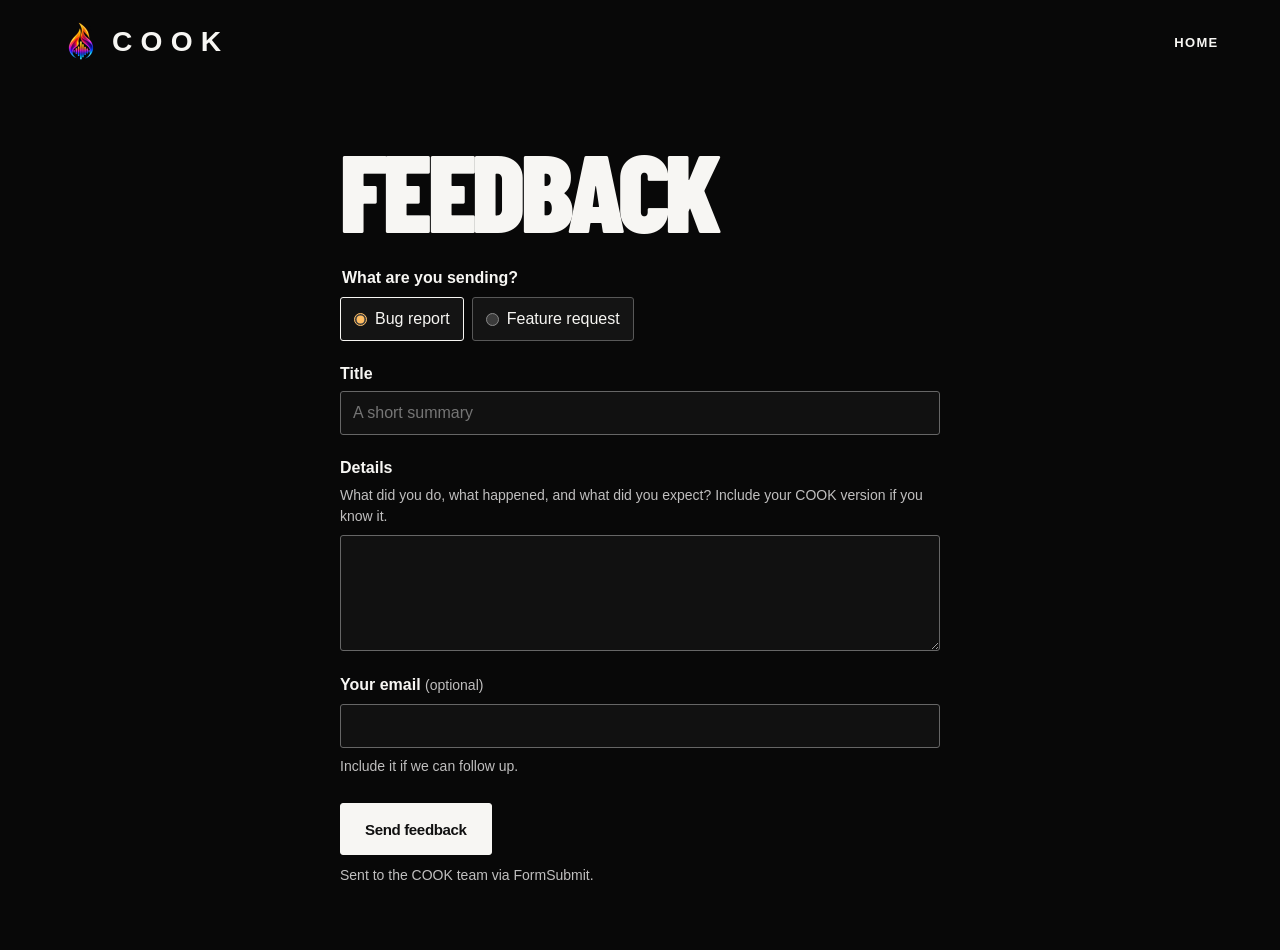
<file: feedback/index.html>
<!doctype html>
<html lang="en">
<head>
  <meta charset="utf-8">
  <meta name="viewport" content="width=device-width,initial-scale=1">
  <meta name="theme-color" content="#080808">
  <title>Feedback — COOK</title>
  <meta name="description" content="Report a bug or request a feature for COOK.">
  <link rel="icon" href="../assets/icon.png">
  <link rel="stylesheet" href="../styles.css">
</head>
<body>
  <a class="skip" href="#main">Skip to content</a>
  <div class="page">
    <header>
      <a class="brand" href="../" aria-label="COOK home"><img src="../assets/icon.png" width="38" height="38" alt="">COOK</a>
      <a class="nav-link" href="../">Home</a>
    </header>
    <main id="main" class="feedback-page">
      <h1>Feedback</h1>
      <form class="feedback-form" action="https://formsubmit.co/b5789044589462013bdea8e21c611bc3" method="post">
        <input type="hidden" name="_subject" value="COOK · Website feedback">
        <input type="hidden" name="_next" value="https://cookaudio.app/feedback/thanks.html">
        <input type="hidden" name="_template" value="table">
        <div hidden><input type="text" name="_honey" tabindex="-1" autocomplete="off" aria-label="Leave blank"></div>
        <fieldset><legend>What are you sending?</legend>
          <div class="type-options">
            <label><input type="radio" name="Type" value="Bug report" checked> Bug report</label>
            <label><input type="radio" name="Type" value="Feature request"> Feature request</label>
          </div>
        </fieldset>
        <label for="summary">Title</label>
        <input name="Title" id="summary" required maxlength="140" placeholder="A short summary">
        <label for="details">Details</label>
        <p class="field-help" id="details-hint">For bugs, tell us what you did and what happened. For features, tell us what you want to do.</p>
        <textarea name="Details" id="details" required maxlength="6000" rows="5" aria-describedby="details-hint"></textarea>
        <label for="email">Your email <span>(optional)</span></label>
        <input name="email" id="email" type="email" maxlength="254" autocomplete="email" aria-describedby="reply-hint">
        <p class="field-help" id="reply-hint">Include it if we can follow up.</p>
        <button class="download" type="submit">Send feedback</button>
        <p id="send-status" role="status" aria-live="polite"></p>
        <p class="delivery-note">Sent to the COOK team via FormSubmit.</p>
      </form>
    </main>
  </div>
  <script src="./form.js" defer></script>
</body>
</html>
</file>
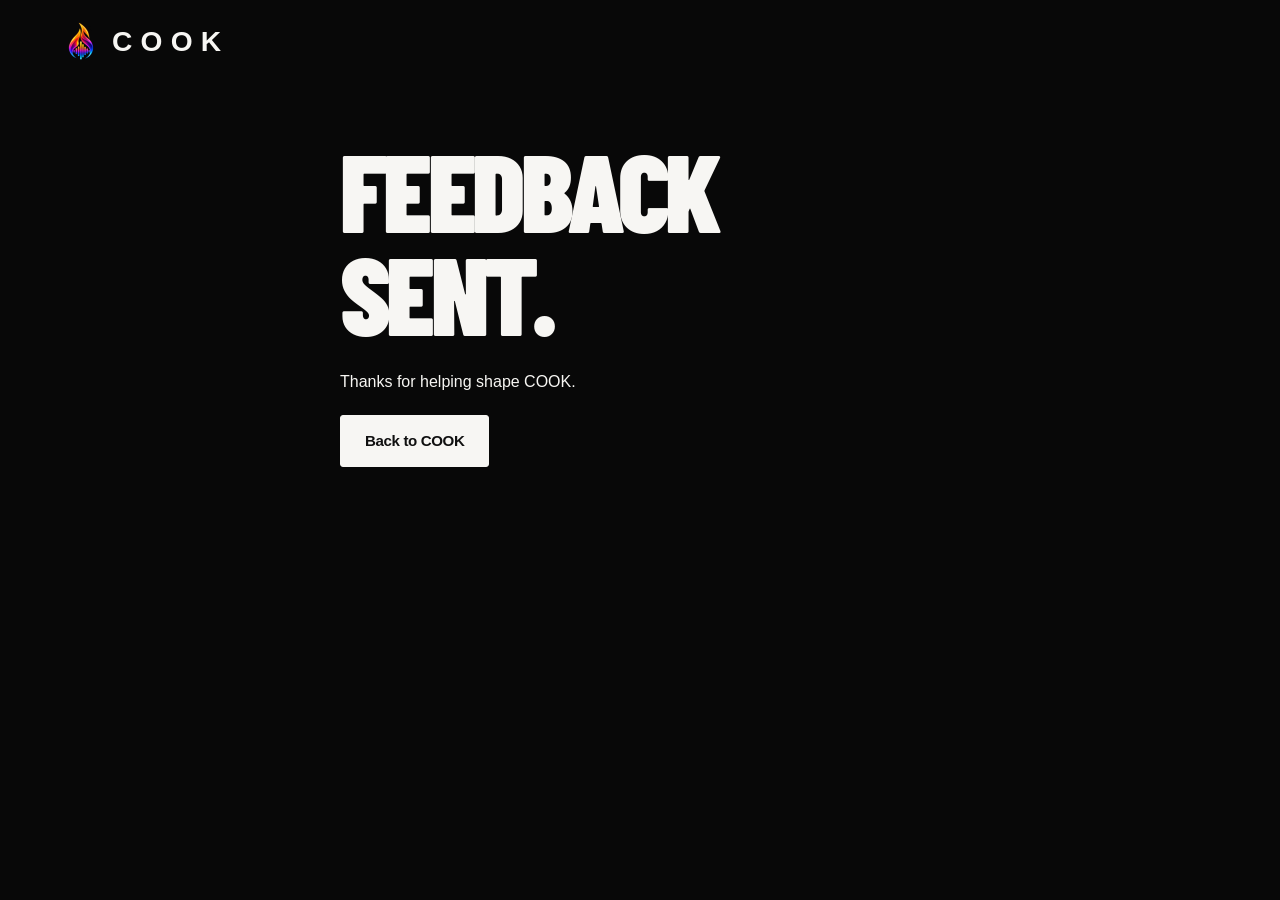
<file: feedback/thanks.html>
<!doctype html>
<html lang="en">
<head>
  <meta charset="utf-8">
  <meta name="viewport" content="width=device-width,initial-scale=1">
  <meta name="theme-color" content="#080808">
  <meta name="robots" content="noindex">
  <title>Feedback sent — COOK</title>
  <link rel="icon" href="../assets/icon.png">
  <link rel="stylesheet" href="../styles.css">
</head>
<body>
  <div class="page">
    <header><a class="brand" href="../" aria-label="COOK home"><img src="../assets/icon.png" width="38" height="38" alt="">COOK</a></header>
    <main class="feedback-page"><h1>Feedback sent.</h1><p>Thanks for helping shape COOK.</p><a class="download" href="../">Back to COOK</a></main>
  </div>
</body>
</html>
</file>
<file: styles.css>
@font-face{font-family:Barlow Condensed;src:url("./assets/barlow-condensed-black.ttf") format("truetype");font-weight:900;font-display:swap}
:root{color-scheme:dark;--bg:#080808;--ink:#f7f6f3;--muted:#c0bfbf;--line:#383837;--display:"Barlow Condensed",Impact,"Arial Narrow",sans-serif;--sans:Inter,"Helvetica Neue",Arial,sans-serif}
*{box-sizing:border-box}
html{scroll-behavior:smooth}
body{margin:0;background:var(--bg);color:var(--ink);font-family:var(--sans);-webkit-font-smoothing:antialiased}
a{color:inherit}button{font:inherit;cursor:pointer}
:focus-visible{outline:3px solid #5fdcfe;outline-offset:6px}
.page{max-width:1720px;margin:auto;padding:0 clamp(22px,4.8vw,80px)}
.skip{position:absolute;left:16px;top:-120px;padding:12px 18px;background:var(--ink);color:var(--bg);z-index:3}.skip:focus{top:12px}
header{display:flex;align-items:center;justify-content:space-between;padding:20px 0 10px}
.brand,.nav-link{text-decoration:none;display:inline-flex;align-items:center;min-height:44px}
.brand{font-weight:800;font-size:clamp(23px,2.2vw,34px);letter-spacing:.29em;gap:11px}.brand img{width:clamp(36px,3.1vw,48px);height:auto}
.nav-link{font-size:13px;letter-spacing:.1em;text-transform:uppercase;font-weight:700}.nav-link:hover,.return:hover{text-decoration:underline;text-underline-offset:4px}
.hero{position:relative;isolation:isolate;display:grid;grid-template-columns:56% 44%;align-items:center;padding:clamp(26px,3.4vw,58px) 0 clamp(36px,4vw,66px)}
.hero-copy{position:relative;z-index:1}
h1,h2,p{margin:0}
h1,.features h2{font-family:var(--display);font-weight:900;text-transform:uppercase}
h1{font-size:clamp(112px,16.6vw,286px);line-height:.745;letter-spacing:-.041em;margin-left:-.039em}
h1 span{display:block}h1 span + span{margin-top:.054em}
.intro{margin:clamp(24px,2.1vw,36px) 0 clamp(18px,1.8vw,28px);font-weight:600;font-size:clamp(17px,1.59vw,26px);letter-spacing:-.032em;line-height:1.32}
.download,.dismiss{display:inline-flex;align-items:center;justify-content:center;gap:13px;background:var(--ink);color:#101010;border:1px solid var(--ink);border-radius:3px;min-height:52px;padding:16px 24px;font-size:clamp(15px,1.18vw,19px);font-weight:750;letter-spacing:-.025em;text-decoration:none;transition:background .15s,transform .15s}
.download:hover,.dismiss:hover{background:#deddd8;transform:translateY(-1px)}.download:active,.dismiss:active{transform:translateY(1px)}
.hero-flame{grid-column:2;grid-row:1;justify-self:center;align-self:center;display:block;width:min(100%,593px);height:auto;pointer-events:none}
.features{border-top:1px solid #72716d;display:grid;grid-template-columns:repeat(3,minmax(0,1fr));gap:clamp(20px,5.2vw,88px);padding:clamp(23px,2.1vw,36px) 0;scroll-margin-top:16px}
.features h2{font-size:clamp(38px,4.15vw,71px);letter-spacing:-.022em;line-height:1.02;margin-bottom:11px}
.features p{font-size:clamp(16px,1.22vw,21px);line-height:1.48;max-width:37ch;color:#dedddc;letter-spacing:-.017em}
footer{display:flex;align-items:baseline;gap:11px;padding:clamp(13px,1.4vw,23px) 0 clamp(24px,3vw,48px);font-size:clamp(14px,1.05vw,18px);line-height:1.55;color:var(--muted)}
footer strong{color:var(--ink);font-weight:650}.indicator{width:7px;height:7px;flex:none;align-self:baseline;border-radius:50%;background:#ffb24a}
.release{display:none;margin-top:18px;font-size:15px;line-height:1.5;color:var(--muted)}.release:target{display:block}.release .return{display:inline-block;margin-top:6px}
dialog{width:min(390px,calc(100vw - 36px));border:1px solid #484745;border-radius:5px;background:#161616;color:var(--ink);padding:30px}
dialog::backdrop{background:rgb(0 0 0/.76)}dialog h2{margin:10px 0;font-size:25px;letter-spacing:-.04em}dialog p{line-height:1.55;color:var(--muted)}.dismiss{min-height:44px;margin-top:24px;font-size:15px;padding:9px 21px}
@media(max-width:680px){
 header{padding:12px 0 4px}.brand{gap:5px}.nav-link{font-size:11px}
 .hero{grid-template-columns:58% 42%;padding:34px 0 31px;align-items:start}
 .hero-copy{display:contents}.hero h1{grid-column:1;grid-row:1;font-size:clamp(90px,21.5vw,144px);z-index:1}
 .hero-flame{width:122%;max-width:none;justify-self:end;align-self:center;margin-right:-7%}
 .intro,.download,.release{grid-column:1/-1}.intro{font-size:18px;max-width:32ch;margin:24px 0 17px}.download{justify-self:start}
 .features{grid-template-columns:1fr;gap:0;padding:0 0 4px}
 .features article{display:grid;grid-template-columns:minmax(86px,29%) 1fr;gap:14px;padding:19px 0;border-bottom:1px solid var(--line)}
 .features h2{font-size:clamp(31px,7.6vw,44px);margin:0}.features p{font-size:15px}
 footer{padding:20px 0 24px}footer strong{display:block}
}
@media(prefers-reduced-motion:reduce){html{scroll-behavior:auto}*,*::before,*::after{transition:none!important}}
.header-links{display:flex;gap:clamp(14px,2.5vw,38px)}
.multiplayer{display:block;border-top:1px solid var(--line);padding-top:22px}
.multiplayer h2{display:flex;align-items:center;gap:10px;font:900 clamp(24px,2.3vw,35px)/1.1 var(--display);color:var(--ink)}
.beta{border:1px solid #9b7745;color:#ffbd63;border-radius:3px;padding:3px 6px;font:700 11px/1 var(--sans);letter-spacing:.05em;text-transform:uppercase}
.multiplayer p{margin-top:6px}
.feedback-page{max-width:600px;margin:clamp(32px,5vw,80px) auto 64px}
.feedback-page h1{font-size:clamp(62px,9vw,110px);line-height:.94;margin:0 0 28px}
.feedback-page>p{margin-bottom:24px}
.feedback-form{display:grid;gap:8px}
.feedback-form fieldset{padding:0;border:0;margin:0;min-width:0}
.feedback-form legend,.feedback-form>label{font-weight:700;font-size:16px}
.feedback-form>label{margin-top:16px}
.feedback-form>label span,.field-help,.delivery-note{font-weight:400;color:var(--muted);font-size:14px;line-height:1.5}
.type-options{display:flex;flex-wrap:wrap;gap:8px;margin-top:10px}
.type-options label{display:flex;align-items:center;gap:8px;padding:10px 13px;min-height:44px;background:#141414;border:1px solid #585858;border-radius:3px;cursor:pointer}
.type-options label:has(input:checked){color:var(--ink);border-color:var(--ink)}
.type-options input{accent-color:#ffbd63;margin:0}
.feedback-form>input:not([type=hidden]),.feedback-form textarea{width:100%;border:1px solid #666;background:#111;color:var(--ink);border-radius:3px;padding:12px;font:inherit}
.feedback-form textarea{resize:vertical;min-height:110px}
.feedback-form button{justify-self:start;margin-top:18px}
.delivery-note{margin-top:2px}
#send-status:empty{display:none}
.feedback-form button:disabled{opacity:.65;cursor:wait}
.donate{border:1px solid #9b7745;color:#ffbd63;border-radius:3px;padding:0 14px}
.donate:hover{background:#ffbd63;color:#101010;text-decoration:none}
.release-note{margin-top:14px;font-size:14px;line-height:1.55;color:var(--muted)}
.release-note + .release-note{margin-top:2px}
#donate-dialog{text-align:center}
#donate-dialog h2{margin-top:0}
.qr{display:block;width:min(220px,70%);height:auto;margin:20px auto 12px;border-radius:5px}
.cashtag{font-weight:800;font-size:22px;color:var(--ink)!important;letter-spacing:-.02em}
.donate-actions{display:flex;flex-wrap:wrap;justify-content:center;gap:10px;margin-top:20px}
.donate-actions .download,.donate-actions .dismiss{min-height:44px;margin:0;font-size:15px;padding:9px 21px}
.ghost{background:transparent;color:var(--ink);border-color:#585858}.ghost:hover{background:#262626}
@media(max-width:680px){.release-note{grid-column:1/-1}.donate{padding:0 10px}}
/* Small line icons beside the section names */
.features h2{display:flex;align-items:center;flex-wrap:wrap;gap:.08em .26em}
.icons{display:inline-flex;align-items:center;gap:.16em;flex:none}
.ico{width:.6em;height:.6em;flex:none;color:#dedddc}.ico .knob{fill:var(--bg)}
.multiplayer .ico{width:.95em;height:.95em}
/* Screenshots under each section */
.shots{display:grid;gap:10px;margin-top:clamp(16px,1.5vw,26px)}
.shot{display:block;width:100%;height:auto;border:1px solid var(--line);border-radius:6px;background:#0b0f14}
.multiplayer .shot{max-width:560px;margin-top:16px;border-radius:10px}
@media(max-width:680px){.features .shots{grid-column:1/-1;margin-top:0}}
/* Closing statement at the bottom of the page */
.about{border-top:1px solid var(--line);padding:clamp(34px,4.6vw,84px) 0 clamp(44px,5.4vw,96px);scroll-margin-top:16px}
.about h2{font:900 clamp(38px,5.6vw,96px)/.96 var(--display);text-transform:uppercase;letter-spacing:-.022em;max-width:17ch;text-wrap:balance}
.about p{margin-top:clamp(18px,1.8vw,30px);max-width:58ch;font-size:clamp(16px,1.22vw,21px);line-height:1.55;color:var(--muted);letter-spacing:-.017em}
.about .about-offer{margin-top:12px;color:var(--ink);font-weight:600}
.about .download{margin-top:clamp(20px,2vw,32px)}
/* Full-window screenshot under the title */
.shot-full{margin:0 0 clamp(30px,3.6vw,62px);border-radius:8px}
/* Title block: COOK big, MAKE FIRE. smaller under it; download sits under the main screenshot */
h1{line-height:.8}
.tagline{font:900 clamp(44px,6.4vw,112px)/.9 var(--display);text-transform:uppercase;letter-spacing:-.02em;margin-top:clamp(10px,1.2vw,22px)}
.hero .intro{margin-bottom:0}
.shot-full{margin-bottom:clamp(18px,1.8vw,30px)}
.cta{padding-bottom:clamp(30px,3.6vw,62px)}
.promo{display:flex;flex-wrap:wrap;align-items:center;gap:8px 10px;margin-top:16px;font-weight:600;font-size:clamp(15px,1.1vw,18px);letter-spacing:-.017em}
@media(max-width:680px){.tagline{grid-column:1;align-self:start;font-size:clamp(40px,11vw,64px);margin-top:8px}.hero .intro{margin-bottom:0}}
/* Moving Black Friday banner across the top */
.ticker{display:block;overflow:hidden;background:#ffbd63;color:#101010;text-decoration:none;white-space:nowrap}
.ticker-track{display:flex;width:max-content;animation:ticker 72s linear infinite}
.ticker:hover .ticker-track{animation-play-state:paused}
.ticker-half{display:flex;flex:none;align-items:center}
.ticker span{padding:9px 0 8px 22px;font:900 clamp(17px,1.5vw,24px)/1 var(--display);text-transform:uppercase;letter-spacing:.04em}
.ticker .dot{font-size:.42em}
.ticker:focus-visible{outline-offset:-3px;outline-color:#101010}
@keyframes ticker{to{transform:translateX(-50%)}}
@media(prefers-reduced-motion:reduce){.ticker-track{animation:none}}
#download{scroll-margin-top:24px}
/* Built-in plugins: the creative monsters and the Staples pantry */
.plugins{border-top:1px solid #72716d;padding:clamp(28px,3vw,52px) 0 clamp(30px,3.4vw,60px);scroll-margin-top:16px}
.plugins h2{font:900 clamp(46px,6.4vw,112px)/.92 var(--display);text-transform:uppercase;letter-spacing:-.022em}
.plugins-intro{margin-top:14px;max-width:52ch;font-size:clamp(16px,1.22vw,21px);line-height:1.5;color:#dedddc;letter-spacing:-.017em}
.plugins h3{margin:clamp(30px,3.2vw,56px) 0 0;font:900 clamp(28px,2.9vw,48px)/1 var(--display);text-transform:uppercase;letter-spacing:-.01em;color:#ffbd63}
.group-note{margin-top:6px;color:var(--muted);font-size:clamp(15px,1.05vw,18px);line-height:1.5}
/* One plugin per row, big enough to read: picture on one side, what it does on the other */
.plugin-grid{display:grid;gap:clamp(34px,4.4vw,80px);margin-top:clamp(20px,2.2vw,38px)}
.plugin-grid figure{margin:0;display:grid;grid-template-columns:minmax(0,1.65fr) minmax(0,1fr);gap:clamp(22px,3.2vw,60px);align-items:center}
.plugin-grid figure:nth-child(even) .zoom{order:2}
.zoom{display:block;cursor:zoom-in}
.plugin-grid figcaption{font-size:clamp(18px,1.55vw,25px);line-height:1.5;color:#dedddc;letter-spacing:-.012em}
.plugin-grid strong{display:block;font:900 clamp(40px,4.6vw,80px)/.95 var(--display);text-transform:uppercase;letter-spacing:-.01em;color:var(--ink);margin-bottom:clamp(8px,1vw,16px)}
.plugins-intro{font-size:clamp(18px,1.55vw,25px)}
.group-note{font-size:clamp(17px,1.3vw,22px)}
@media(max-width:820px){.plugin-grid figure{grid-template-columns:1fr;gap:14px}.plugin-grid figure:nth-child(even) .zoom{order:0}.plugin-grid strong{font-size:clamp(36px,9.5vw,52px)}.plugin-grid figcaption{font-size:18px}}
@media(min-width:821px){.plugin-grid figure:nth-child(even){grid-template-columns:minmax(0,1fr) minmax(0,1.65fr)}}
/* The pantry: JumpSkip and the Staples as one collage, with what each does listed under it */
.pantry{display:grid;gap:10px;margin-top:clamp(20px,2.2vw,38px)}
.pantry-row{display:flex;gap:10px}.pantry-row .zoom{min-width:0}
.pantry-list{display:grid;grid-template-columns:repeat(2,minmax(0,1fr));gap:clamp(24px,3vw,48px) clamp(28px,4.4vw,80px);margin-top:clamp(24px,2.6vw,44px)}
.pantry-list p{font-size:clamp(18px,1.55vw,25px);line-height:1.5;color:#dedddc;letter-spacing:-.012em}
.pantry-list strong{display:block;font:900 clamp(32px,3.2vw,56px)/1 var(--display);text-transform:uppercase;letter-spacing:-.005em;color:var(--ink);margin-bottom:8px}
@media(max-width:820px){.pantry-list{grid-template-columns:1fr}.pantry-list p{font-size:18px}.pantry,.pantry-row{gap:6px}}
/* Small credit at the very bottom */
.credit{padding:0 0 28px;text-align:center;font-size:12px;letter-spacing:.04em;color:#8f8e8b}.credit a{text-decoration:none}.credit a:hover{text-decoration:underline;text-underline-offset:3px}
/* Keep the top bar inside narrow phone screens */
@media(max-width:480px){.header-links{gap:9px}.brand{letter-spacing:.18em;font-size:21px}.brand img{width:32px}.nav-link{letter-spacing:.06em}.donate{padding:0 8px}}
/* Download counter under the button */
.download-count{font-size:15px}.download-count strong{color:var(--ink);font-weight:750}
.download-count[hidden]{display:none}

/* COOKcam: its own section, in its own green-to-yellow */
.cookcam{border-top:1px solid #72716d;padding:clamp(28px,3vw,52px) 0 clamp(30px,3.4vw,60px);scroll-margin-top:16px;display:grid;grid-template-columns:minmax(0,1fr) minmax(0,1.45fr);gap:clamp(22px,3.2vw,60px);align-items:center}
.cookcam h2{display:flex;align-items:center;gap:.22em;font:900 clamp(46px,6.4vw,112px)/.92 var(--display);letter-spacing:-.022em;text-transform:none}
.cookcam h2 i{font-style:normal;color:#b7f02a}
.cookcam-mark{width:.82em;height:.82em;flex:none}
.cookcam-tag{margin-top:6px;font:900 clamp(28px,2.9vw,48px)/1 var(--display);text-transform:uppercase;letter-spacing:-.01em;color:#b7f02a}
.cookcam-intro{margin-top:14px;max-width:46ch;font-size:clamp(18px,1.55vw,25px);line-height:1.5;color:#dedddc;letter-spacing:-.012em}
.cookcam-list{list-style:none;margin:clamp(16px,1.6vw,26px) 0 0;padding:0;display:grid;gap:9px;font-size:clamp(15px,1.15vw,19px);line-height:1.45;color:#dedddc}
.cookcam-list li{padding-left:1.3em;position:relative}
.cookcam-list li::before{content:"";position:absolute;left:0;top:.5em;width:.5em;height:.5em;border-radius:50%;background:linear-gradient(45deg,#10c95c,#ffe53a)}
.cookcam-list strong{color:var(--ink)}
.cookcam-get{margin-top:clamp(18px,1.8vw,30px)}
@media(max-width:820px){.cookcam{grid-template-columns:1fr;gap:18px}.cookcam .zoom{order:-1}.cookcam h2{font-size:clamp(44px,12vw,64px)}}
</file>
<file: live.css>
/* COOK live sections: the Produce, Record and Mix panels that play themselves and can be clicked. */
:root{--acc:#3f8cff;--panel:#10151c;--panel2:#0b0f14;--edge:#1f2b3a;--txt:#cfd8e3;--dim:#7d8a99}
.live-cap{margin:clamp(10px,1vw,16px) 0 0;font:700 12px/1.3 var(--sans);letter-spacing:.12em;text-transform:uppercase;color:var(--muted);max-width:none}
.features .live-cap{font-size:12px}
.live{max-width:1280px;width:100%}
/* The live panels need the full page width to be playable, so above phone size Produce, Record and Mix sit one under another instead of three across. */
@media(min-width:681px){.features{grid-template-columns:1fr;gap:0;padding-bottom:0}.features article{padding:clamp(26px,3vw,50px) 0;border-bottom:1px solid var(--line)}.features article:last-child{border-bottom:0}.features .shots{margin-top:clamp(14px,1.4vw,24px)}}
.live{position:relative;background:var(--panel);border:1px solid var(--edge);border-radius:8px;overflow:hidden;color:var(--txt);
  font-size:12px;user-select:none;-webkit-user-select:none;touch-action:manipulation}
.live .bar{display:flex;align-items:center;gap:8px;flex-wrap:wrap;padding:8px 10px;background:var(--panel2);border-bottom:1px solid var(--edge)}
.live .bar .title{font-weight:700;letter-spacing:.08em;text-transform:uppercase;color:var(--txt);margin-right:auto;display:flex;align-items:center;gap:8px}
.live .pill{font:700 10px/1 var(--sans);letter-spacing:.12em;padding:4px 7px;border-radius:99px;border:1px solid var(--acc);color:var(--acc);text-transform:uppercase}
.live .pill.you{border-color:#ffd166;color:#ffd166}
.live .btn{appearance:none;border:1px solid #2b3a4d;background:#18212c;color:var(--txt);font:600 12px/1 var(--sans);padding:8px 11px;border-radius:5px;cursor:pointer;min-height:32px}
.live .btn:hover{background:#202c3a}
.live .btn:focus-visible,.live .step:focus-visible,.live .sw:focus-visible{outline:2px solid #5fdcfe;outline-offset:2px}
.live .btn.on{background:var(--acc);border-color:var(--acc);color:#06101e}
.live .btn.rec.on{background:#ff3b4e;border-color:#ff3b4e;color:#fff}
.live .lcd{font:700 15px/1 ui-monospace,Consolas,monospace;color:var(--acc);background:#070b10;border:1px solid var(--edge);border-radius:4px;padding:7px 9px;letter-spacing:.06em}
.live canvas{display:block;width:100%}
.live .jhint{color:var(--dim);font-size:12px;white-space:nowrap}
.live .jhint kbd{font:700 11px/1 ui-monospace,Consolas,monospace;color:var(--txt);background:#18212c;border:1px solid #2b3a4d;border-bottom-width:2px;border-radius:4px;padding:2px 6px}
@media(hover:none){.live .jhint{display:none}}
.live .swatches{display:flex;gap:6px;align-items:center}
.live .sw{width:22px;height:22px;border-radius:50%;border:2px solid transparent;cursor:pointer;padding:0}
.live .sw.on{border-color:#fff}
#heroCv{height:310px;cursor:pointer}
#seq{background:#1b1f25;--lw:330px}
.live .sq-bar{display:flex;align-items:center;gap:8px;padding:10px 12px;overflow-x:auto;background:#1c222b;border-bottom:1px solid #11161c}
.live .sq-lcd{display:flex;align-items:center;justify-content:space-between;gap:14px;flex:none;min-width:228px;height:34px;padding:0 6px 0 14px;background:#07131f;border:1px solid #0d2233;border-radius:5px;
  font:700 14px/1 ui-monospace,Consolas,monospace;color:#8fd3ff;letter-spacing:.1em;white-space:nowrap;text-shadow:0 0 8px #3f8cff88}
.live .sq-chev{display:grid}
.live .sq-chev button{appearance:none;border:0;background:none;color:#8fd3ff;font-size:8px;line-height:1;padding:3px 6px;cursor:pointer}
.live .sq-b{appearance:none;flex:none;height:34px;padding:0 14px;border-radius:6px;border:1px solid #11161c;background:linear-gradient(#343c47,#262d37);color:#dfe5ec;
  font:500 13px/1 var(--sans);box-shadow:inset 0 1px 0 #ffffff14;white-space:nowrap;cursor:pointer}
.live .sq-b:hover{background:linear-gradient(#3b4450,#2b333e)}
.live .sq-b{display:inline-flex;align-items:center;justify-content:center}
.live .sq-b.dead{pointer-events:none}
.live .sq-b.ic{width:38px;padding:0;display:grid;place-items:center}
.live .sq-b.ic svg{width:18px;height:18px;fill:none;stroke:currentColor;stroke-width:1.7;stroke-linecap:round;stroke-linejoin:round}
.live .sq-b.act{color:#d8fff7;border-color:#2f8f84;background:linear-gradient(#2f9d90,#1f7269);box-shadow:inset 0 1px 0 #ffffff33}
.live .sq-b.act2{color:#9fc6ff;border-color:var(--acc);box-shadow:inset 0 -3px 0 var(--acc)}
.live .sq-steps{display:flex;align-items:center;justify-content:space-between;gap:20px;flex:none;height:34px;padding:0 12px;background:#07131f;border:1px solid #0d2233;border-radius:5px;
  font:700 9px/1 var(--sans);color:#7d8a99;letter-spacing:.1em}
.live .sq-steps b{font:700 15px/1 ui-monospace,Consolas,monospace;color:#8fd3ff}
.live .sq-steps b.off{color:#5d7388}
.live .seq-rows{padding:0 0 8px;overflow-x:auto}
.live .seq-row,.live .seq-lamps{display:grid;grid-template-columns:var(--lw) repeat(16,minmax(30px,1fr));gap:8px;align-items:center;min-width:940px;padding-right:12px}
.live .seq-lamps{height:16px}
.live .lamp{height:3px;border-radius:2px;background:#0c0e11;margin:0 14%}
.live .lamp.now{background:var(--acc);box-shadow:0 0 8px var(--acc)}
.live .seq-row{background:#24282e;border-top:1px solid #2e333a;border-bottom:1px solid #121519;margin-top:4px}
.live .seq-head{display:flex;align-items:center;gap:10px;height:72px;padding:0 8px 0 5px;background:#1c2026;border-right:1px solid #14171b;border-radius:6px 0 0 6px}
.live .seq-head::before{content:"";width:4px;align-self:stretch;margin:10px 4px 10px 0;border-radius:2px;background:var(--rc);flex:none}
.live .ms{appearance:none;flex:none;width:30px;height:30px;border-radius:5px;border:1px solid #14181d;background:linear-gradient(#4b5057,#33383f);color:#e6e9ed;font:500 12px/1 var(--sans);
  box-shadow:inset 0 1px 0 #ffffff22;cursor:pointer;padding:0}
.live .ms.on{background:#e2b84a;color:#111}
.live .ms.s.on{background:#4fd9c2;color:#06201c}
.live .grip{color:#8a97a6;font-size:9px;line-height:.9;flex:none}
.live .nmw{flex:1;min-width:0;display:grid;gap:3px}
.live .nmw b{font:400 16px/1.15 var(--sans);color:#f1f3f5;white-space:nowrap;overflow:hidden;text-overflow:ellipsis}
.live .nmw small{white-space:nowrap;overflow:hidden;text-overflow:ellipsis;font:500 9.5px/1 var(--sans);letter-spacing:.05em;color:#7d8a99;text-transform:uppercase}
.live .nmw svg{width:78px;height:13px;display:block}
.live .wavebox{width:46px;height:42px;background:#23282f;border-radius:4px;flex:none}
.live .wavebox svg{width:100%;height:100%}
.live .sk{width:36px;flex:none;display:grid;justify-items:center;gap:4px;font:500 8px/1 var(--sans);color:#8a97a6;letter-spacing:.06em;height:46px;align-content:start}
.live .sk u{--v:.7;width:32px;height:32px;border-radius:50%;display:grid;place-items:center;text-decoration:none;background:conic-gradient(from 225deg,var(--acc) 0 calc(var(--v)*270deg),#0a0d11 0)}
.live .sk.pan u{background:#0a0d11}
.live .sk i{width:26px;height:26px;border-radius:50%;background:radial-gradient(circle at 40% 35%,#333a44,#11151a);border:1px solid #07090c;position:relative;display:block}
.live .sk i::after{content:"";position:absolute;left:50%;top:2px;width:2px;height:8px;margin-left:-1px;background:#e9eef4;border-radius:1px}
.live .step{appearance:none;aspect-ratio:1;border-radius:5px;border:2px solid #1b1d20;cursor:pointer;padding:0;
  background:linear-gradient(170deg,#6f7072,#5c5d5f);box-shadow:inset 0 1px 0 #838486,0 2px 3px #0008;transition:filter .08s}
.live .step.b{background:linear-gradient(170deg,#555658,#454648);box-shadow:inset 0 1px 0 #68696b,0 2px 3px #0008}
.live .step:hover{filter:brightness(1.15)}
.live .step.now{filter:brightness(1.4)}
.live .step.on{background:radial-gradient(circle at 50% 55%,color-mix(in srgb,var(--rc) 62%,#5a5d61),color-mix(in srgb,var(--rc) 34%,#45484c) 75%);
  border-color:color-mix(in srgb,var(--rc) 55%,#23272c);box-shadow:inset 0 1px 0 #ffffff33,inset 0 -3px 0 -1px color-mix(in srgb,var(--rc) 80%,transparent),0 0 10px color-mix(in srgb,var(--rc) 35%,transparent)}
.live .step.on.now{background:radial-gradient(circle at 50% 50%,color-mix(in srgb,var(--rc) 70%,#fff),var(--rc) 70%);box-shadow:0 0 18px var(--rc),inset 0 1px 0 #ffffff66}
.live .step.pop{animation:cook-pop .3s}
@keyframes cook-pop{0%{transform:scale(.4)}60%{transform:scale(1.2)}100%{transform:scale(1)}}
.live .sq-foot{display:flex;align-items:center;gap:8px;flex-wrap:wrap;padding:8px 12px;background:var(--panel2);border-top:1px solid var(--edge)}
.live .sq-foot .sp{margin-right:auto;display:flex;align-items:center;gap:8px;color:var(--dim)}
.live .tempo{display:flex;align-items:center;gap:4px}
.live .tempo button{width:26px;min-height:26px;padding:0}
#prCv{height:330px;cursor:crosshair;touch-action:none}
.live .strips{display:flex;gap:6px;padding:10px;overflow-x:auto}
.live .strip{flex:1 0 82px;background:#151b23;border:1px solid var(--edge);border-radius:6px;padding:8px 6px 10px;display:flex;flex-direction:column;align-items:center;gap:8px}
.live .strip .nm{font-weight:700;font-size:11px;letter-spacing:.06em;border-top:3px solid var(--rc);padding-top:5px;width:100%;text-align:center}
.live .vu{width:66px;height:38px;background:linear-gradient(#f2e3b6,#d9c68c);border-radius:4px;border:2px solid #0a0d11;position:relative;overflow:hidden}
.live .vu i{position:absolute;left:50%;bottom:-6px;width:2px;height:36px;background:#1a1a1a;transform-origin:50% 100%;transform:rotate(-42deg)}
.live .vu b{position:absolute;right:4px;top:5px;width:16px;height:3px;background:#d0342c;border-radius:2px}
.live .fwrap{display:flex;gap:7px;height:170px;width:100%;justify-content:center}
.live .ftrack{position:relative;width:34px;background:linear-gradient(90deg,#b9bbbd,#e4e5e6,#b9bbbd);border-radius:3px;cursor:grab;touch-action:none}
.live .ftrack::before{content:"";position:absolute;left:50%;top:8px;bottom:8px;width:4px;margin-left:-2px;background:#16191d;border-radius:2px}
.live .fcap{position:absolute;left:3px;right:3px;height:24px;margin-top:-12px;border-radius:3px;background:linear-gradient(#f4f4f4,#9c9fa3 45%,#2a2d31 50%,#bfc1c4 55%,#e9e9e9);box-shadow:0 2px 5px #0009}
.live .meter{width:10px;background:#07090c;border:1px solid #20262e;border-radius:2px;position:relative;overflow:hidden}
.live .meter i{position:absolute;left:0;right:0;bottom:0;height:0;background:linear-gradient(#ff4d4d,#ffd166 22%,#35e0a1 45%)}
.live .db{font:700 11px/1 ui-monospace,Consolas,monospace;color:var(--acc)}
@media(max-width:640px){#heroCv{height:260px}
#seq{--lw:118px}
.live .seq-row,.live .seq-lamps{grid-template-columns:var(--lw) repeat(16,minmax(24px,1fr));gap:5px;min-width:600px}
.live .wavebox,.live .sk,.live .grip,.live .ms.s{display:none}
.live .seq-head{height:44px}
.live .nmw small{display:none}
.live .nmw b{font-size:13px}}
@media(prefers-reduced-motion:reduce){.live .step,.live .step.pop{animation:none;transition:none}}
/* Moving keys, knobs and pads over the plugin pictures */
.plug{position:relative;display:block}
.plug-svg{position:absolute;inset:0;width:100%;height:100%;pointer-events:none;overflow:hidden;border-radius:6px;touch-action:none}
.plug-svg .plug-knob{fill:transparent;pointer-events:all;cursor:ns-resize}
.plug-svg .plug-key{fill:var(--pc);opacity:0;pointer-events:all;cursor:pointer;transition:opacity .18s}
.plug-svg .plug-key.down{opacity:.7;transition:none}
.plug-svg .plug-pad{fill:var(--pc);stroke:var(--pc);stroke-width:4;opacity:0;pointer-events:all;cursor:pointer;transition:opacity .28s;filter:drop-shadow(0 0 14px var(--pc))}
.plug-svg .plug-pad.hit{opacity:.58;transition:none}
.plug-ctl{display:flex;align-items:center;gap:10px;flex-wrap:wrap;margin-top:clamp(12px,1.2vw,20px);font:400 13px/1.3 var(--sans);letter-spacing:0;color:var(--muted)}
.plug-ctl .pill{font:700 10px/1 var(--sans);letter-spacing:.12em;padding:4px 7px;border-radius:99px;border:1px solid var(--acc);color:var(--acc);text-transform:uppercase}
.plug-ctl .pill.you{border-color:#ffd166;color:#ffd166}
.plug-ctl .snd{appearance:none;border:1px solid #2b3a4d;background:#18212c;color:#cfd8e3;font:600 12px/1 var(--sans);padding:8px 11px;border-radius:5px;cursor:pointer;min-height:32px}
.plug-ctl .snd:hover{background:#202c3a}
.plug-ctl .snd.on{background:var(--acc);border-color:var(--acc);color:#06101e}
.plug-ctl .snd:focus-visible{outline:2px solid #5fdcfe;outline-offset:2px}
</file>
